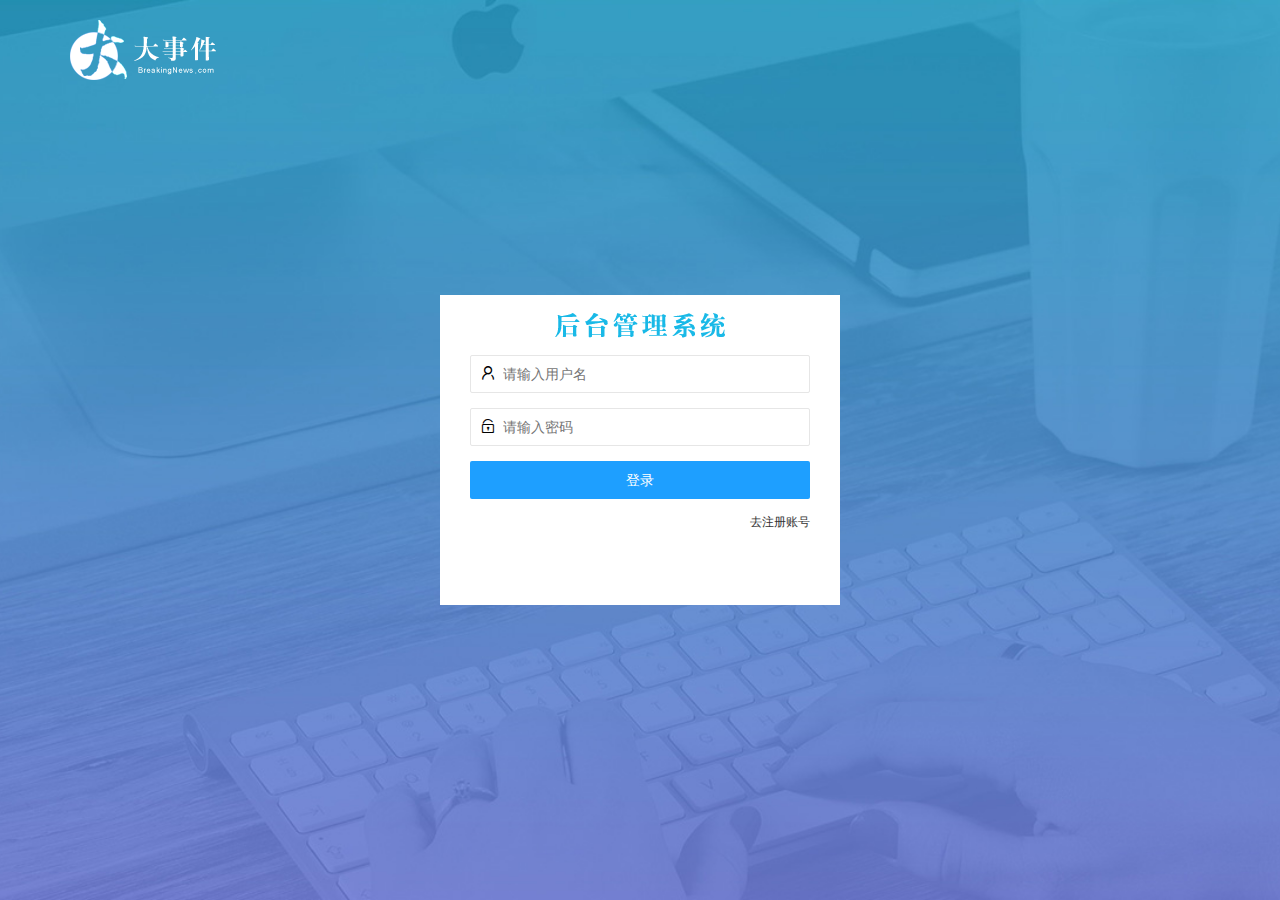
<file: login.html>
<!DOCTYPE html>
<html lang="en">

<head>
    <meta charset="UTF-8">
    <meta name="viewport" content="width=device-width, initial-scale=1.0">
    <meta http-equiv="X-UA-Compatible" content="ie=edge">
    <title>大事件 登录/注册</title>
    <link rel="stylesheet" href="./assets/lib/layui/css/layui.css">
    <link rel="stylesheet" href="./assets/css/login.css">
</head>

<body>
    <!-- 大事件logo -->
    <div class="layui-main">
        <img class="logoimg" src="./assets/images/logo.png" alt="logo">
    </div>
    <!-- 登录注册区域 -->
    <div class="loginAndRegbox">
        <div class="titie-box"></div>
        <!-- 登录的div -->
        <div class="login-box">
            <!-- 登录的表单 -->
            <form class="layui-form" id="form_login">
                <!-- 用户名 -->
                <div class="layui-form-item">
                    <i class="layui-icon layui-icon-username"></i>
                    <input type="text" name="username" required lay-verify="required" placeholder="请输入用户名" autocomplete="off" class="layui-input" />
                </div>
                <!-- 密码 -->
                <div class="layui-form-item">
                    <i class="layui-icon layui-icon-password"></i>
                    <input type="password" name="password" required lay-verify="required|password" placeholder="请输入密码" autocomplete="off" class="layui-input" />
                </div>
                <!-- 登录按钮 -->
                <div class="layui-form-item">
                    <!-- 注意：表单提交按钮和普通按钮的区别，就是 lay-submit 属性 -->
                    <button class="layui-btn layui-btn-fluid layui-btn-normal" lay-submit>登录</button>
                </div>
                <div class="layui-form-item links">
                    <a href="javascript:;" id="link_reg">去注册账号</a>
                </div>
            </form>

        </div>
        <!-- 注册的div -->
        <div class="reg-box">
            <!-- 注册的表单 -->
            <form class="layui-form" id="form_reg">
                <!-- 用户名 -->
                <div class="layui-form-item">
                    <i class="layui-icon layui-icon-username"></i>
                    <input type="text" name="username" required lay-verify="required" placeholder="请输入用户名" autocomplete="off" class="layui-input" />
                </div>
                <!-- 密码 -->
                <div class="layui-form-item">
                    <i class="layui-icon layui-icon-password"></i>
                    <input type="password" name="password" required lay-verify="required|password" placeholder="请输入密码" autocomplete="off" class="layui-input" />
                </div>
                <div class="layui-form-item">
                    <i class="layui-icon layui-icon-password"></i>
                    <input type="password" name="repassword" required lay-verify="required|repassword" placeholder="请再次确认密码" autocomplete="off" class="layui-input" />
                </div>
                <!-- 注册按钮 -->
                <div class="layui-form-item">
                    <!-- 注意：表单提交按钮和普通按钮的区别，就是 lay-submit 属性 -->
                    <button class="layui-btn layui-btn-fluid layui-btn-normal" lay-submit>立即注册</button>
                </div>
                <div class="layui-form-item links">
                    <a href="javascript:;" id='link_login'>去登陆</a>
                </div>
            </form>

        </div>
    </div>
    <!-- 导入layui文件 -->
    <script src="./assets/lib/layui/layui.all.js"></script>
    <!-- 导入jquery文件 -->
    <script src="./assets/lib/jquery.js"></script>
    <script src="./assets/js/baseApi.js"></script>

    <!-- 导入自己的login文件 -->
    <script src="./assets/js/login.js"></script>
</body>

</html>
</file>
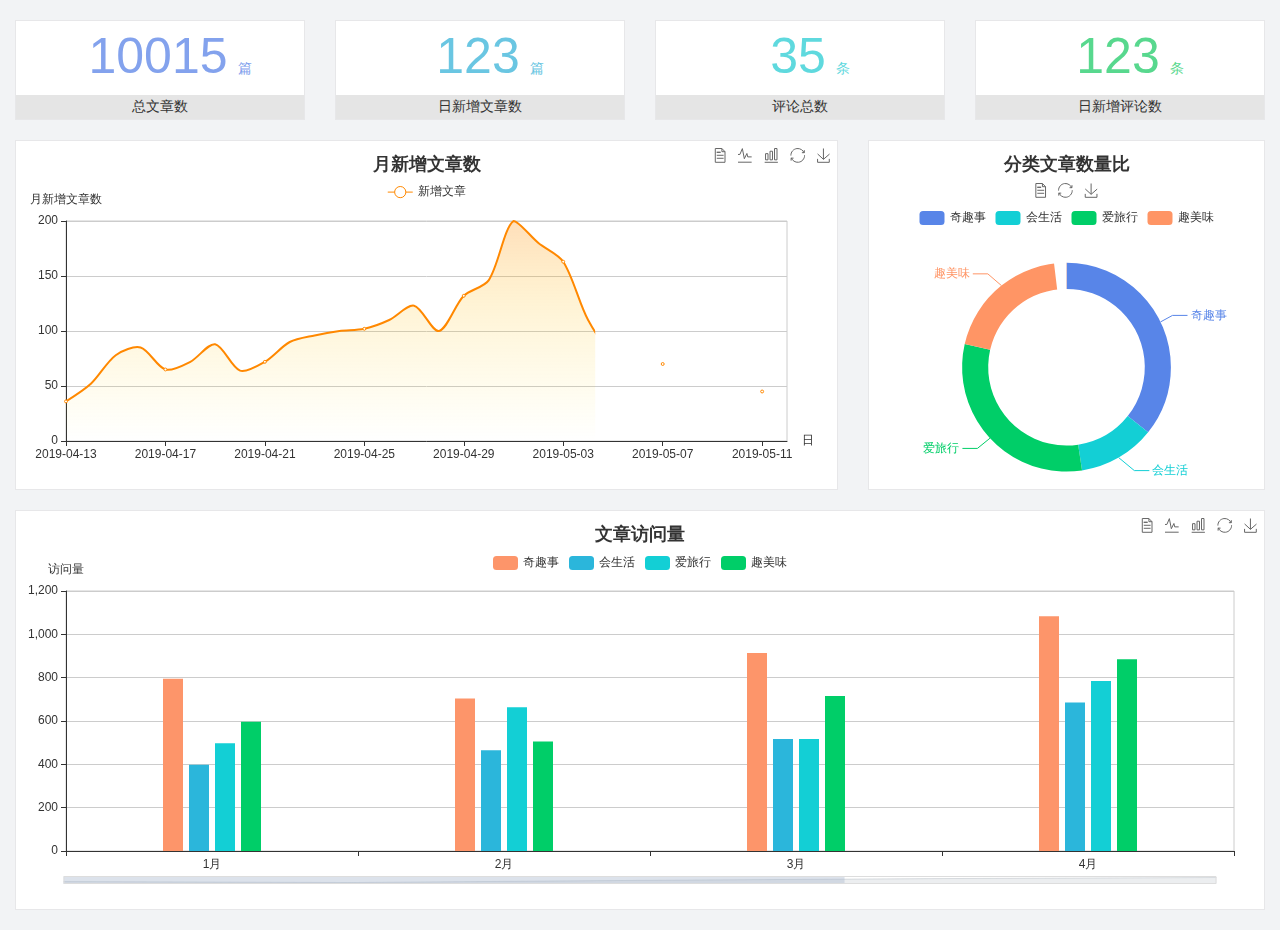
<file: home/dashboard.html>
<!DOCTYPE html>
<html lang="en">

<head>
  <meta charset="UTF-8">
  <meta name="viewport" content="width=device-width, initial-scale=1.0">
  <meta http-equiv="X-UA-Compatible" content="ie=edge">
  <title>图表统计</title>
  <link rel="stylesheet" href="../../assets/lib/bootstrap.css" />
  <link rel="stylesheet" href="../../assets/lib/main.css" />
  <script src="../../assets/lib/jquery.js"></script>
  <script type="text/javascript" src="../../assets/lib/echarts.min.js"></script>
</head>

<body>
  <div class="container-fluid">
    <div class="row spannel_list">
      <div class="col-sm-3 col-xs-6">
        <div class="spannel">
          <em>10015</em><span>篇</span>
          <b>总文章数</b>
        </div>
      </div>
      <div class="col-sm-3 col-xs-6">
        <div class="spannel scolor01">
          <em>123</em><span>篇</span>
          <b>日新增文章数</b>
        </div>
      </div>
      <div class="col-sm-3 col-xs-6">
        <div class="spannel scolor02">
          <em>35</em><span>条</span>
          <b>评论总数</b>
        </div>
      </div>
      <div class="col-sm-3 col-xs-6">
        <div class="spannel scolor03">
          <em>123</em><span>条</span>
          <b>日新增评论数</b>
        </div>
      </div>
    </div>
  </div>

  <div class="container-fluid">
    <div class="row curve-pie">
      <div class="col-lg-8 col-md-8">
        <div class="gragh_pannel" id="curve_show"></div>
      </div>
      <div class="col-lg-4 col-md-4">
        <div class="gragh_pannel" id="pie_show"></div>
      </div>
    </div>
  </div>

  <div class="container-fluid">
    <div class="column_pannel" id="column_show"></div>
  </div>

  <script>
    var oChart = echarts.init(document.getElementById('curve_show'));
    var aList_all = [
      { 'count': 36, 'date': '2019-04-13' },
      { 'count': 52, 'date': '2019-04-14' },
      { 'count': 78, 'date': '2019-04-15' },
      { 'count': 85, 'date': '2019-04-16' },
      { 'count': 65, 'date': '2019-04-17' },
      { 'count': 72, 'date': '2019-04-18' },
      { 'count': 88, 'date': '2019-04-19' },
      { 'count': 64, 'date': '2019-04-20' },
      { 'count': 72, 'date': '2019-04-21' },
      { 'count': 90, 'date': '2019-04-22' },
      { 'count': 96, 'date': '2019-04-23' },
      { 'count': 100, 'date': '2019-04-24' },
      { 'count': 102, 'date': '2019-04-25' },
      { 'count': 110, 'date': '2019-04-26' },
      { 'count': 123, 'date': '2019-04-27' },
      { 'count': 100, 'date': '2019-04-28' },
      { 'count': 132, 'date': '2019-04-29' },
      { 'count': 146, 'date': '2019-04-30' },
      { 'count': 200, 'date': '2019-05-01' },
      { 'count': 180, 'date': '2019-05-02' },
      { 'count': 163, 'date': '2019-05-03' },
      { 'count': 110, 'date': '2019-05-04' },
      { 'count': 80, 'date': '2019-05-05' },
      { 'count': 82, 'date': '2019-05-06' },
      { 'count': 70, 'date': '2019-05-07' },
      { 'count': 65, 'date': '2019-05-08' },
      { 'count': 54, 'date': '2019-05-09' },
      { 'count': 40, 'date': '2019-05-10' },
      { 'count': 45, 'date': '2019-05-11' },
      { 'count': 38, 'date': '2019-05-12' },
    ];

    let aCount = [];
    let aDate = [];

    for (var i = 0; i < aList_all.length; i++) {
      aCount.push(aList_all[i].count);
      aDate.push(aList_all[i].date);
    }

    var chartopt = {
      title: {
        text: '月新增文章数',
        left: 'center',
        top: '10'
      },
      tooltip: {
        trigger: 'axis'
      },
      legend: {
        data: ['新增文章'],
        top: '40'
      },
      toolbox: {
        show: true,
        feature: {
          mark: { show: true },
          dataView: { show: true, readOnly: false },
          magicType: { show: true, type: ['line', 'bar'] },
          restore: { show: true },
          saveAsImage: { show: true }
        }
      },
      calculable: true,
      xAxis: [
        {
          name: '日',
          type: 'category',
          boundaryGap: false,
          data: aDate
        }
      ],
      yAxis: [
        {
          name: '月新增文章数',
          type: 'value'
        }
      ],
      series: [
        {
          name: '新增文章',
          type: 'line',
          smooth: true,
          itemStyle: { normal: { areaStyle: { type: 'default' }, color: '#f80' }, lineStyle: { color: '#f80' } },
          data: aCount
        }],
      areaStyle: {
        normal: {
          color: new echarts.graphic.LinearGradient(0, 0, 0, 1, [{
            offset: 0,
            color: 'rgba(255,136,0,0.39)'
          }, {
            offset: .34,
            color: 'rgba(255,180,0,0.25)'
          }, {
            offset: 1,
            color: 'rgba(255,222,0,0.00)'
          }])

        }
      },
      grid: {
        show: true,
        x: 50,
        x2: 50,
        y: 80,
        height: 220
      }
    };

    oChart.setOption(chartopt);


    var oPie = echarts.init(document.getElementById('pie_show'));
    var oPieopt =
    {
      title: {
        top: 10,
        text: '分类文章数量比',
        x: 'center'
      },
      tooltip: {
        trigger: 'item',
        formatter: "{a} <br/>{b} : {c} ({d}%)"
      },
      color: ['#5885e8', '#13cfd5', '#00ce68', '#ff9565'],
      legend: {
        x: 'center',
        top: 65,
        data: ['奇趣事', '会生活', '爱旅行', '趣美味']
      },
      toolbox: {
        show: true,
        x: 'center',
        top: 35,
        feature: {
          mark: { show: true },
          dataView: { show: true, readOnly: false },
          magicType: {
            show: true,
            type: ['pie', 'funnel'],
            option: {
              funnel: {
                x: '25%',
                width: '50%',
                funnelAlign: 'left',
                max: 1548
              }
            }
          },
          restore: { show: true },
          saveAsImage: { show: true }
        }
      },
      calculable: true,
      series: [
        {
          name: '访问来源',
          type: 'pie',
          radius: ['45%', '60%'],
          center: ['50%', '65%'],
          data: [
            { value: 300, name: '奇趣事' },
            { value: 100, name: '会生活' },
            { value: 260, name: '爱旅行' },
            { value: 180, name: '趣美味' }
          ]
        }
      ]
    };
    oPie.setOption(oPieopt);



    var oColumn = this.echarts.init(document.getElementById('column_show'));
    var oColumnopt =
    {
      title: {
        text: '文章访问量',
        left: 'center',
        top: '10'
      },
      tooltip: {
        trigger: 'axis'
      },
      legend: {
        data: ['奇趣事', '会生活', '爱旅行', '趣美味'],
        top: '40'
      },
      toolbox: {
        show: true,
        feature: {
          mark: { show: true },
          dataView: { show: true, readOnly: false },
          magicType: { show: true, type: ['line', 'bar'] },
          restore: { show: true },
          saveAsImage: { show: true }
        }
      },
      calculable: true,
      xAxis: [
        {
          type: 'category',
          data: ['1月', '2月', '3月', '4月', '5月']
        }
      ],
      yAxis: [
        {
          name: '访问量',
          type: 'value'
        }
      ],
      series: [
        {
          name: '奇趣事',
          type: 'bar',
          barWidth: 20,
          itemStyle: {
            normal: { areaStyle: { type: 'default' }, color: '#fd956a' }
          },
          data: [800, 708, 920, 1090, 1200]
        },
        {
          name: '会生活',
          type: 'bar',
          barWidth: 20,
          itemStyle: {
            normal: { areaStyle: { type: 'default' }, color: '#2bb6db' }
          },
          data: [400, 468, 520, 690, 800]
        },
        {
          name: '爱旅行',
          type: 'bar',
          barWidth: 20,
          itemStyle: {
            normal: { areaStyle: { type: 'default' }, color: '#13cfd5' }
          },
          data: [500, 668, 520, 790, 900]
        },
        {
          name: '趣美味',
          type: 'bar',
          barWidth: 20,
          itemStyle: {
            normal: { areaStyle: { type: 'default' }, color: '#00ce68' }
          },
          data: [600, 508, 720, 890, 1000]
        }
      ],
      grid: {
        show: true,
        x: 50,
        x2: 30,
        y: 80,
        height: 260
      },
      dataZoom: [//给x轴设置滚动条
        {
          start: 0,//默认为0
          end: 100 - 1000 / 31,//默认为100
          type: 'slider',
          show: true,
          xAxisIndex: [0],
          handleSize: 0,//滑动条的 左右2个滑动条的大小
          height: 8,//组件高度
          left: 45, //左边的距离
          right: 50,//右边的距离
          bottom: 26,//右边的距离
          handleColor: '#ddd',//h滑动图标的颜色
          handleStyle: {
            borderColor: "#cacaca",
            borderWidth: "1",
            shadowBlur: 2,
            background: "#ddd",
            shadowColor: "#ddd",
          }
        }]
    };
    oColumn.setOption(oColumnopt);
  </script>
</body>

</html>
</file>
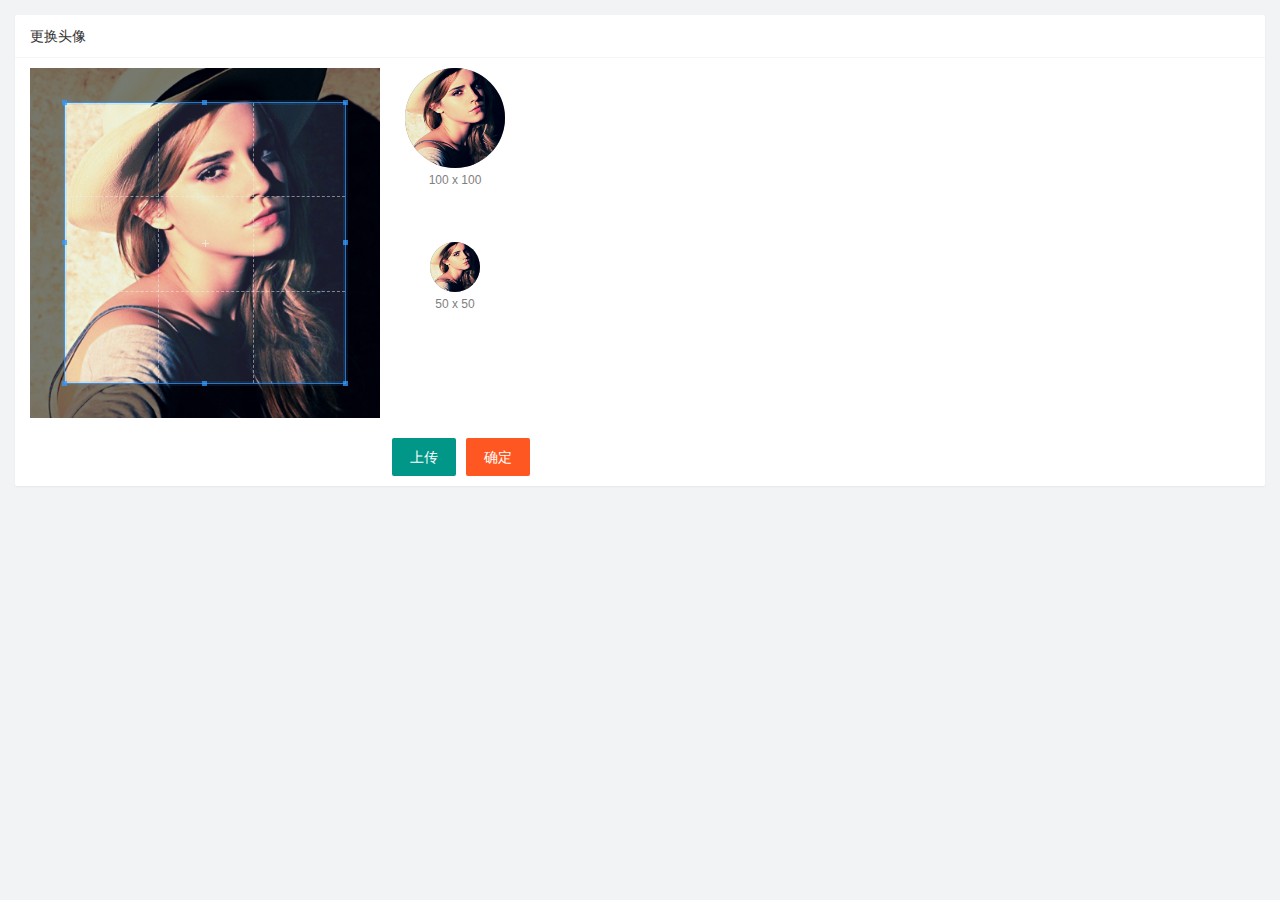
<file: user/user_avatar.html>
<!DOCTYPE html>
<html lang="en">

<head>
    <meta charset="UTF-8">
    <meta name="viewport" content="width=device-width, initial-scale=1.0">
    <meta http-equiv="X-UA-Compatible" content="ie=edge">
    <title>Document</title>
    <link rel="stylesheet" href="../assets/lib/layui/css/layui.css">
    <link rel="stylesheet" href="../assets/lib/cropper/cropper.css">
    <link rel="stylesheet" href="../assets/css/user/user_avatar.css">
</head>

<body>
    <div class="layui-card">
        <div class="layui-card-header">更换头像</div>
        <div class="layui-card-body">
            <!-- 第一行的图片裁剪和预览区域 -->
            <div class="row1">
                <!-- 图片裁剪区域 -->
                <div class="cropper-box">
                    <!-- 这个 img 标签很重要，将来会把它初始化为裁剪区域 -->
                    <img id="image" src="/assets/images/sample.jpg" />
                </div>
                <!-- 图片的预览区域 -->
                <div class="preview-box">
                    <div>
                        <!-- 宽高为 100px 的预览区域 -->
                        <div class="img-preview w100"></div>
                        <p class="size">100 x 100</p>
                    </div>
                    <div>
                        <!-- 宽高为 50px 的预览区域 -->
                        <div class="img-preview w50"></div>
                        <p class="size">50 x 50</p>
                    </div>
                </div>
            </div>

            <!-- 第二行的按钮区域 -->
            <div class="row2">
                <input type="file" id="file" accept="image/png,image/jpeg">
                <button type="button" class="layui-btn" id="btnChooseImg">上传</button>
                <button type="button" id="btnUpload" class="layui-btn layui-btn-danger">确定</button>
            </div>
        </div>
    </div>
    <script src="../assets/lib/layui/layui.all.js"></script>
    <script src="../assets/lib/jquery.js"></script>
    <script src="../assets/lib/cropper/Cropper.js"></script>
    <script src="../assets/lib/cropper/jquery-cropper.js"></script>
    <script src="../assets/js/baseApi.js"></script>
    <script src="../assets/js/user/user_avatar.js"></script>
</body>

</html>
</file>
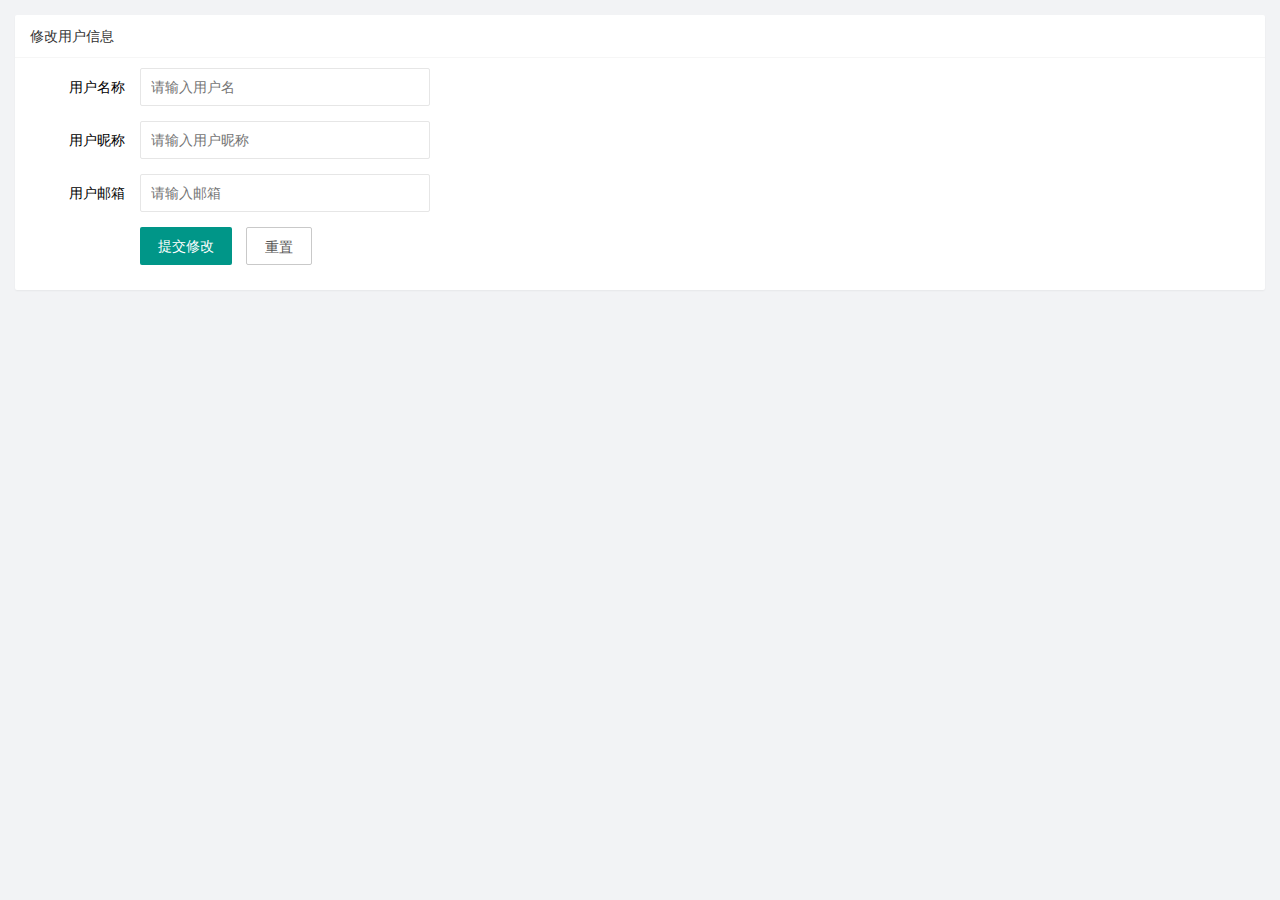
<file: user/user_info.html>
<!DOCTYPE html>
<html lang="en">

<head>
    <meta charset="UTF-8">
    <meta name="viewport" content="width=device-width, initial-scale=1.0">
    <meta http-equiv="X-UA-Compatible" content="ie=edge">
    <title>Document</title>
    <link rel="stylesheet" href="../assets/lib/layui/css/layui.css">
    <link rel="stylesheet" href="../assets/css/user/user_info.css">
</head>

<body>
    <!-- 导入卡片面板 页面元素--面板 -->
    <div class="layui-card">
        <div class="layui-card-header">修改用户信息</div>
        <div class="layui-card-body">
            <form class="layui-form" id="changeUserInfo" lay-filter="formUserInfo">

                <input type="hidden" name='id'>
                <div class="layui-form-item">
                    <label class="layui-form-label">用户名称</label>
                    <div class="layui-input-block">
                        <input type="text" name="username" required lay-verify="" placeholder="请输入用户名" autocomplete="off" class="layui-input" readonly>
                    </div>
                </div>

                <div class="layui-form-item">
                    <label class="layui-form-label">用户昵称</label>
                    <div class="layui-input-block">
                        <input type="text" name="nickname" required lay-verify="required|nickname" placeholder="请输入用户昵称" autocomplete="off" class="layui-input">
                    </div>
                </div>

                <div class="layui-form-item">
                    <label class="layui-form-label">用户邮箱</label>
                    <div class="layui-input-block">
                        <input type="text" name="email" required lay-verify="required|email" placeholder="请输入邮箱" autocomplete="off" class="layui-input">
                    </div>

                </div>
                <!-- 提交与重置 -->
                <div class="layui-form-item">
                    <div class="layui-input-block">
                        <button class="layui-btn" lay-submit lay-filter="formDemo">提交修改</button>
                        <button type="reset" class="layui-btn layui-btn-primary" id='resetBtn'>重置</button>
                    </div>
                </div>
            </form>
        </div>
    </div>

    <script src="../assets/lib/layui/layui.all.js"></script>
    <script src="../assets/lib/jquery.js"></script>
    <script src="../assets/js/baseApi.js"></script>
    <script src="../assets/js/user/user_info.js"></script>


</body>

</html>
</file>
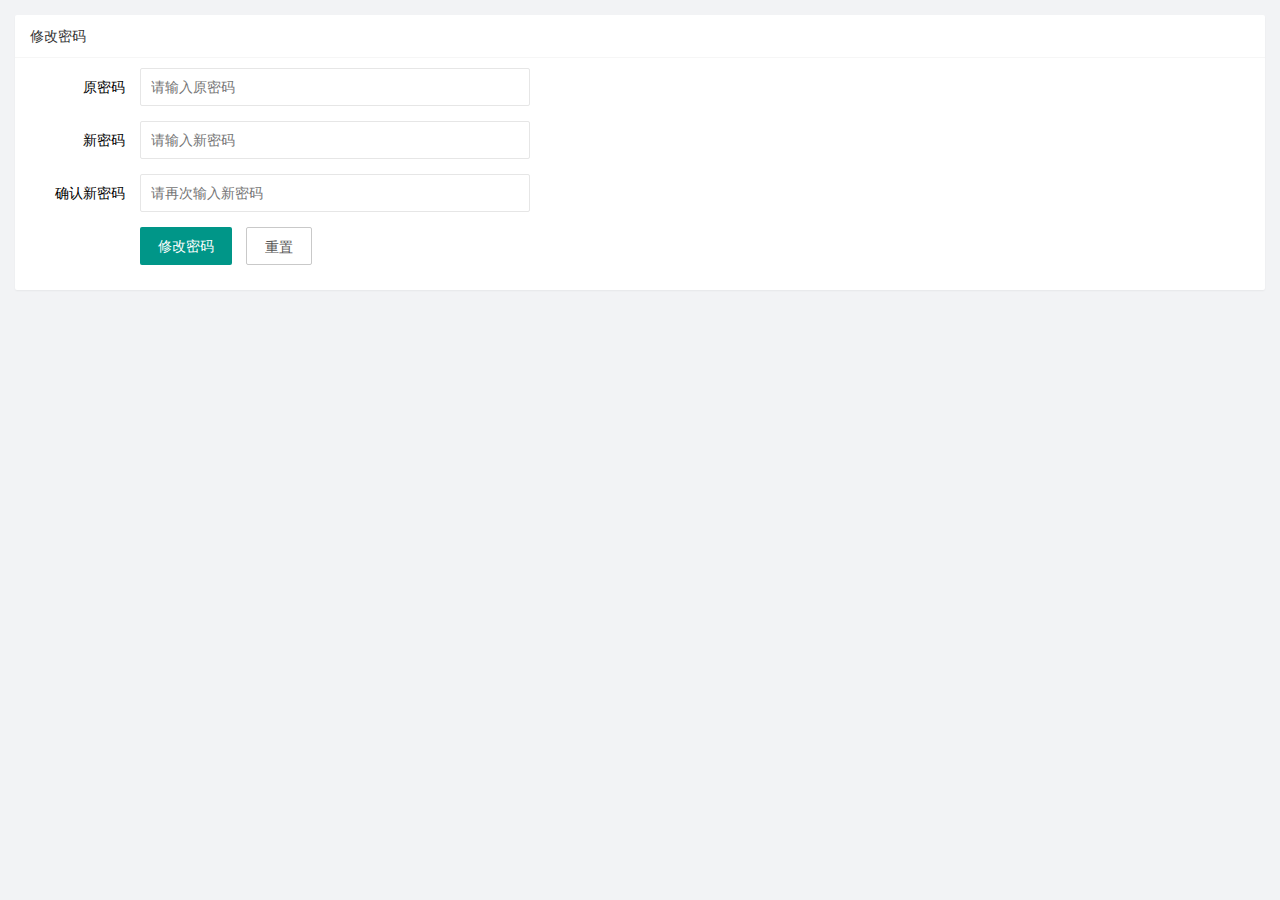
<file: user/user_psw.html>
<!DOCTYPE html>
<html lang="en">

<head>
    <meta charset="UTF-8">
    <meta name="viewport" content="width=device-width, initial-scale=1.0">
    <meta http-equiv="X-UA-Compatible" content="ie=edge">
    <title>Document</title>
    <link rel="stylesheet" href="../assets/lib/layui/css/layui.css">
    <link rel="stylesheet" href="../assets/css/user/user_psw.css">
</head>

<body>
    <div class="layui-card">
        <div class="layui-card-header">修改密码</div>
        <div class="layui-card-body">
            <form class="layui-form" action="">
                <div class="layui-form-item">
                    <label class="layui-form-label">原密码</label>
                    <div class="layui-input-block">
                        <input type="text" name="oldPwd" required lay-verify="required|pwd" placeholder="请输入原密码" autocomplete="off" class="layui-input">
                    </div>
                </div>

                <div class="layui-form-item">
                    <label class="layui-form-label">新密码</label>
                    <div class="layui-input-block">
                        <input type="text" name="newPwd" required lay-verify="required|pwd|samePwd" placeholder="请输入新密码" autocomplete="off" class="layui-input">
                    </div>
                </div>

                <div class="layui-form-item">
                    <label class="layui-form-label">确认新密码</label>
                    <div class="layui-input-block">
                        <input type="text" name="rePwd" required lay-verify="required|pwd|rePwd" placeholder="请再次输入新密码" autocomplete="off" class="layui-input">
                    </div>
                </div>
                <div class="layui-form-item">
                    <div class="layui-input-block">
                        <button class="layui-btn" lay-submit lay-filter="formDemo">修改密码</button>
                        <button type="reset" class="layui-btn layui-btn-primary">重置</button>
                    </div>
                </div>
            </form>
        </div>
    </div>
</body>
<script src="../assets/lib/layui/layui.all.js"></script>
<script src="../assets/lib/jquery.js"></script>
<script src="../assets/js/baseApi.js"></script>
<script src="../assets/js/user/user_psw.js"></script>

</html>
</file>
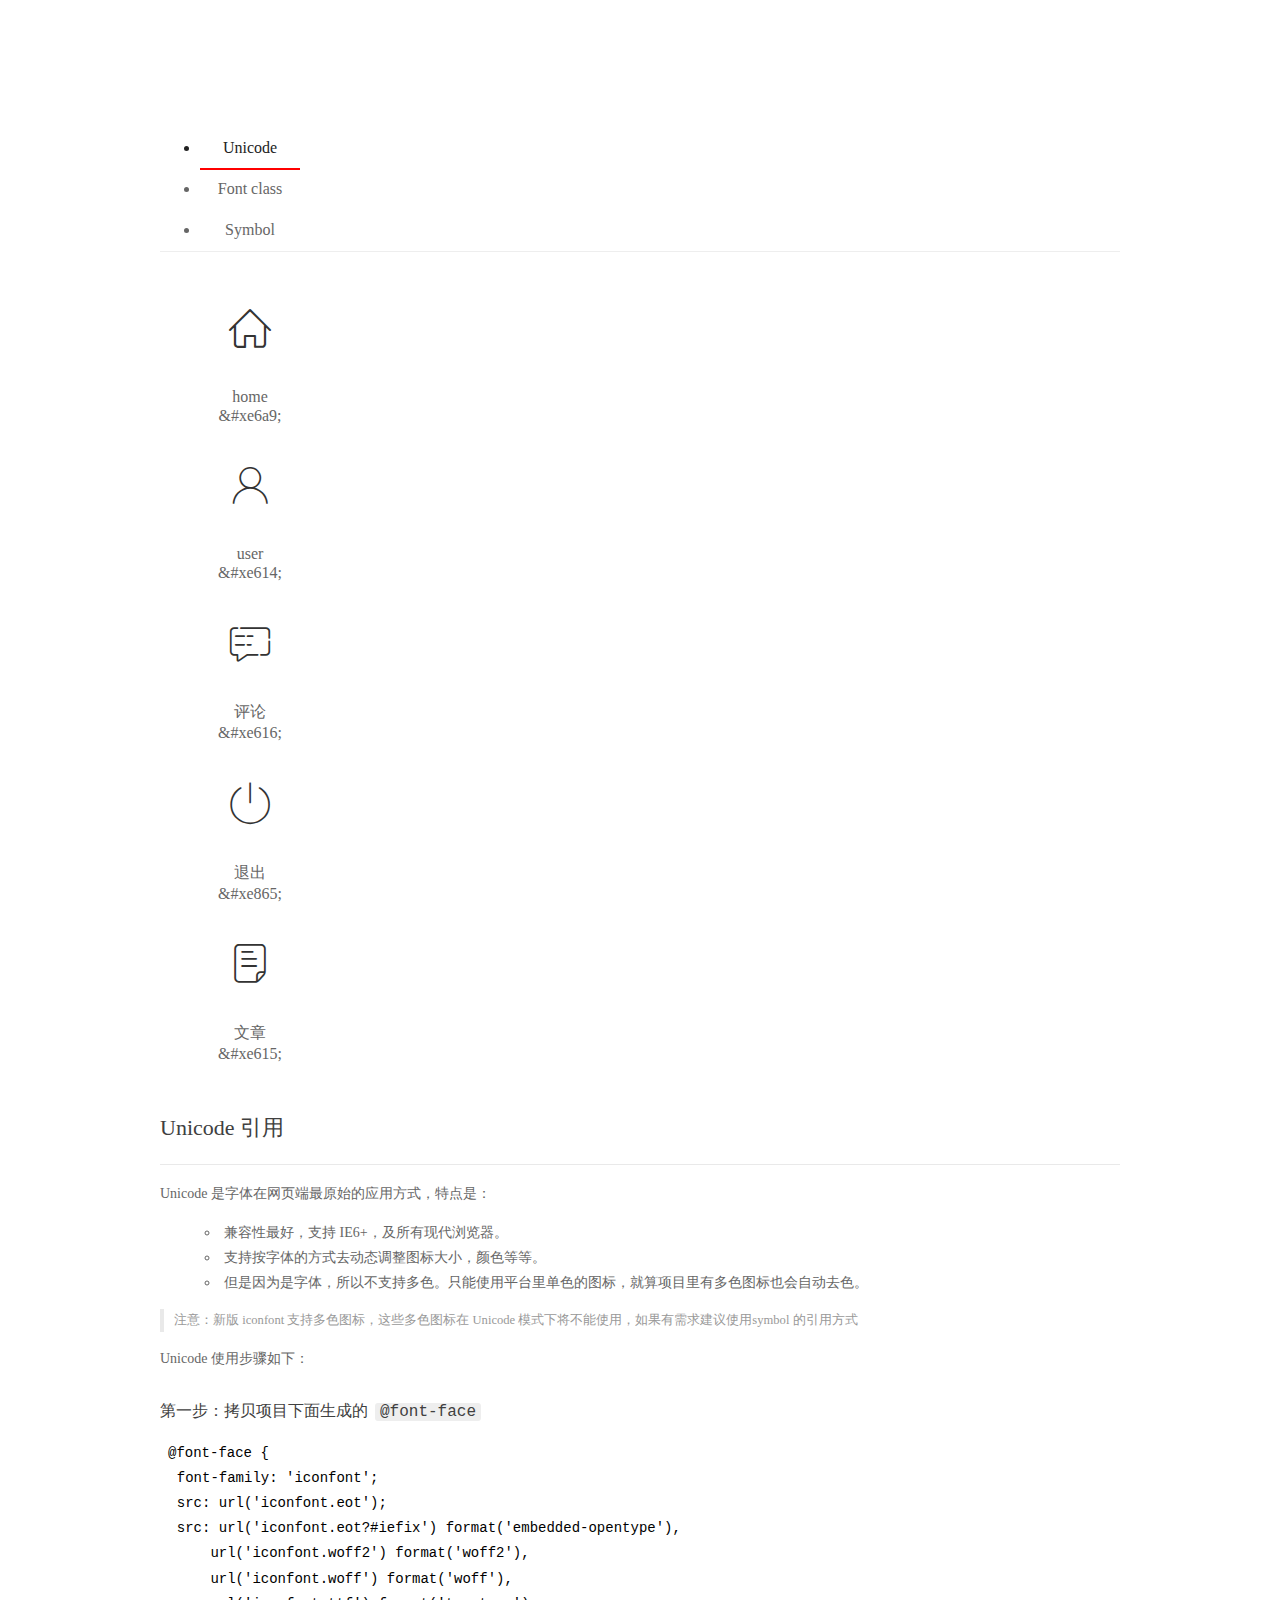
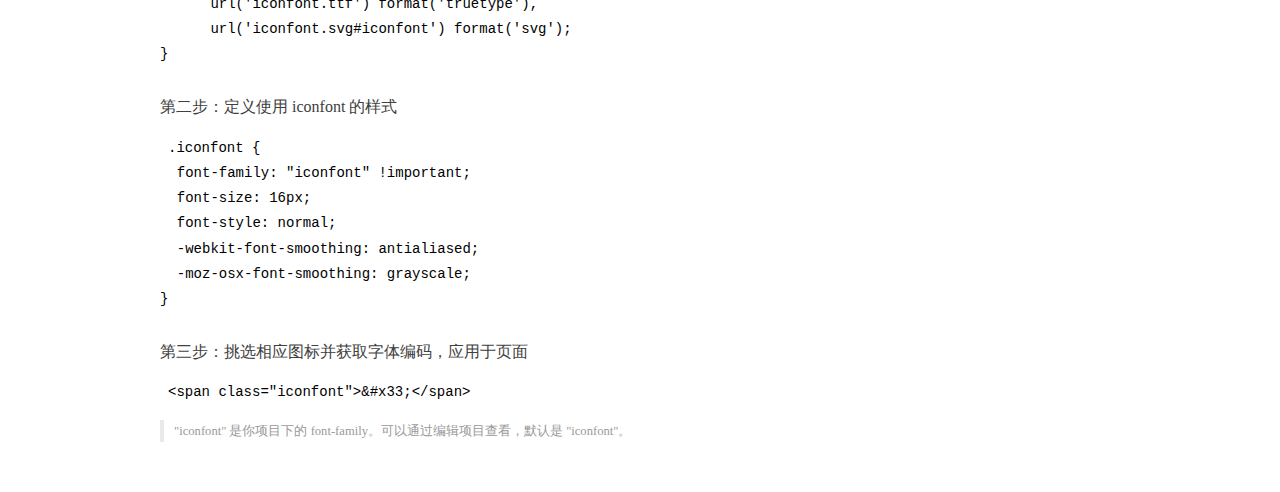
<file: assets/fonts/demo_index.html>
<!DOCTYPE html>
<html>
<head>
  <meta charset="utf-8"/>
  <title>IconFont Demo</title>
  <link rel="shortcut icon" href="https://gtms04.alicdn.com/tps/i4/TB1_oz6GVXXXXaFXpXXJDFnIXXX-64-64.ico" type="image/x-icon"/>
  <link rel="stylesheet" href="https://g.alicdn.com/thx/cube/1.3.2/cube.min.css">
  <link rel="stylesheet" href="demo.css">
  <link rel="stylesheet" href="iconfont.css">
  <script src="iconfont.js"></script>
  <!-- jQuery -->
  <script src="https://a1.alicdn.com/oss/uploads/2018/12/26/7bfddb60-08e8-11e9-9b04-53e73bb6408b.js"></script>
  <!-- 代码高亮 -->
  <script src="https://a1.alicdn.com/oss/uploads/2018/12/26/a3f714d0-08e6-11e9-8a15-ebf944d7534c.js"></script>
</head>
<body>
  <div class="main">
    <h1 class="logo"><a href="https://www.iconfont.cn/" title="iconfont 首页" target="_blank">&#xe86b;</a></h1>
    <div class="nav-tabs">
      <ul id="tabs" class="dib-box">
        <li class="dib active"><span>Unicode</span></li>
        <li class="dib"><span>Font class</span></li>
        <li class="dib"><span>Symbol</span></li>
      </ul>
      
    </div>
    <div class="tab-container">
      <div class="content unicode" style="display: block;">
          <ul class="icon_lists dib-box">
          
            <li class="dib">
              <span class="icon iconfont">&#xe6a9;</span>
                <div class="name">home</div>
                <div class="code-name">&amp;#xe6a9;</div>
              </li>
          
            <li class="dib">
              <span class="icon iconfont">&#xe614;</span>
                <div class="name">user</div>
                <div class="code-name">&amp;#xe614;</div>
              </li>
          
            <li class="dib">
              <span class="icon iconfont">&#xe616;</span>
                <div class="name">评论</div>
                <div class="code-name">&amp;#xe616;</div>
              </li>
          
            <li class="dib">
              <span class="icon iconfont">&#xe865;</span>
                <div class="name">退出</div>
                <div class="code-name">&amp;#xe865;</div>
              </li>
          
            <li class="dib">
              <span class="icon iconfont">&#xe615;</span>
                <div class="name">文章</div>
                <div class="code-name">&amp;#xe615;</div>
              </li>
          
          </ul>
          <div class="article markdown">
          <h2 id="unicode-">Unicode 引用</h2>
          <hr>

          <p>Unicode 是字体在网页端最原始的应用方式，特点是：</p>
          <ul>
            <li>兼容性最好，支持 IE6+，及所有现代浏览器。</li>
            <li>支持按字体的方式去动态调整图标大小，颜色等等。</li>
            <li>但是因为是字体，所以不支持多色。只能使用平台里单色的图标，就算项目里有多色图标也会自动去色。</li>
          </ul>
          <blockquote>
            <p>注意：新版 iconfont 支持多色图标，这些多色图标在 Unicode 模式下将不能使用，如果有需求建议使用symbol 的引用方式</p>
          </blockquote>
          <p>Unicode 使用步骤如下：</p>
          <h3 id="-font-face">第一步：拷贝项目下面生成的 <code>@font-face</code></h3>
<pre><code class="language-css"
>@font-face {
  font-family: 'iconfont';
  src: url('iconfont.eot');
  src: url('iconfont.eot?#iefix') format('embedded-opentype'),
      url('iconfont.woff2') format('woff2'),
      url('iconfont.woff') format('woff'),
      url('iconfont.ttf') format('truetype'),
      url('iconfont.svg#iconfont') format('svg');
}
</code></pre>
          <h3 id="-iconfont-">第二步：定义使用 iconfont 的样式</h3>
<pre><code class="language-css"
>.iconfont {
  font-family: "iconfont" !important;
  font-size: 16px;
  font-style: normal;
  -webkit-font-smoothing: antialiased;
  -moz-osx-font-smoothing: grayscale;
}
</code></pre>
          <h3 id="-">第三步：挑选相应图标并获取字体编码，应用于页面</h3>
<pre>
<code class="language-html"
>&lt;span class="iconfont"&gt;&amp;#x33;&lt;/span&gt;
</code></pre>
          <blockquote>
            <p>"iconfont" 是你项目下的 font-family。可以通过编辑项目查看，默认是 "iconfont"。</p>
          </blockquote>
          </div>
      </div>
      <div class="content font-class">
        <ul class="icon_lists dib-box">
          
          <li class="dib">
            <span class="icon iconfont icon-home"></span>
            <div class="name">
              home
            </div>
            <div class="code-name">.icon-home
            </div>
          </li>
          
          <li class="dib">
            <span class="icon iconfont icon-user"></span>
            <div class="name">
              user
            </div>
            <div class="code-name">.icon-user
            </div>
          </li>
          
          <li class="dib">
            <span class="icon iconfont icon-pinglun"></span>
            <div class="name">
              评论
            </div>
            <div class="code-name">.icon-pinglun
            </div>
          </li>
          
          <li class="dib">
            <span class="icon iconfont icon-tuichu"></span>
            <div class="name">
              退出
            </div>
            <div class="code-name">.icon-tuichu
            </div>
          </li>
          
          <li class="dib">
            <span class="icon iconfont icon-16"></span>
            <div class="name">
              文章
            </div>
            <div class="code-name">.icon-16
            </div>
          </li>
          
        </ul>
        <div class="article markdown">
        <h2 id="font-class-">font-class 引用</h2>
        <hr>

        <p>font-class 是 Unicode 使用方式的一种变种，主要是解决 Unicode 书写不直观，语意不明确的问题。</p>
        <p>与 Unicode 使用方式相比，具有如下特点：</p>
        <ul>
          <li>兼容性良好，支持 IE8+，及所有现代浏览器。</li>
          <li>相比于 Unicode 语意明确，书写更直观。可以很容易分辨这个 icon 是什么。</li>
          <li>因为使用 class 来定义图标，所以当要替换图标时，只需要修改 class 里面的 Unicode 引用。</li>
          <li>不过因为本质上还是使用的字体，所以多色图标还是不支持的。</li>
        </ul>
        <p>使用步骤如下：</p>
        <h3 id="-fontclass-">第一步：引入项目下面生成的 fontclass 代码：</h3>
<pre><code class="language-html">&lt;link rel="stylesheet" href="./iconfont.css"&gt;
</code></pre>
        <h3 id="-">第二步：挑选相应图标并获取类名，应用于页面：</h3>
<pre><code class="language-html">&lt;span class="iconfont icon-xxx"&gt;&lt;/span&gt;
</code></pre>
        <blockquote>
          <p>"
            iconfont" 是你项目下的 font-family。可以通过编辑项目查看，默认是 "iconfont"。</p>
        </blockquote>
      </div>
      </div>
      <div class="content symbol">
          <ul class="icon_lists dib-box">
          
            <li class="dib">
                <svg class="icon svg-icon" aria-hidden="true">
                  <use xlink:href="#icon-home"></use>
                </svg>
                <div class="name">home</div>
                <div class="code-name">#icon-home</div>
            </li>
          
            <li class="dib">
                <svg class="icon svg-icon" aria-hidden="true">
                  <use xlink:href="#icon-user"></use>
                </svg>
                <div class="name">user</div>
                <div class="code-name">#icon-user</div>
            </li>
          
            <li class="dib">
                <svg class="icon svg-icon" aria-hidden="true">
                  <use xlink:href="#icon-pinglun"></use>
                </svg>
                <div class="name">评论</div>
                <div class="code-name">#icon-pinglun</div>
            </li>
          
            <li class="dib">
                <svg class="icon svg-icon" aria-hidden="true">
                  <use xlink:href="#icon-tuichu"></use>
                </svg>
                <div class="name">退出</div>
                <div class="code-name">#icon-tuichu</div>
            </li>
          
            <li class="dib">
                <svg class="icon svg-icon" aria-hidden="true">
                  <use xlink:href="#icon-16"></use>
                </svg>
                <div class="name">文章</div>
                <div class="code-name">#icon-16</div>
            </li>
          
          </ul>
          <div class="article markdown">
          <h2 id="symbol-">Symbol 引用</h2>
          <hr>

          <p>这是一种全新的使用方式，应该说这才是未来的主流，也是平台目前推荐的用法。相关介绍可以参考这篇<a href="">文章</a>
            这种用法其实是做了一个 SVG 的集合，与另外两种相比具有如下特点：</p>
          <ul>
            <li>支持多色图标了，不再受单色限制。</li>
            <li>通过一些技巧，支持像字体那样，通过 <code>font-size</code>, <code>color</code> 来调整样式。</li>
            <li>兼容性较差，支持 IE9+，及现代浏览器。</li>
            <li>浏览器渲染 SVG 的性能一般，还不如 png。</li>
          </ul>
          <p>使用步骤如下：</p>
          <h3 id="-symbol-">第一步：引入项目下面生成的 symbol 代码：</h3>
<pre><code class="language-html">&lt;script src="./iconfont.js"&gt;&lt;/script&gt;
</code></pre>
          <h3 id="-css-">第二步：加入通用 CSS 代码（引入一次就行）：</h3>
<pre><code class="language-html">&lt;style&gt;
.icon {
  width: 1em;
  height: 1em;
  vertical-align: -0.15em;
  fill: currentColor;
  overflow: hidden;
}
&lt;/style&gt;
</code></pre>
          <h3 id="-">第三步：挑选相应图标并获取类名，应用于页面：</h3>
<pre><code class="language-html">&lt;svg class="icon" aria-hidden="true"&gt;
  &lt;use xlink:href="#icon-xxx"&gt;&lt;/use&gt;
&lt;/svg&gt;
</code></pre>
          </div>
      </div>

    </div>
  </div>
  <script>
  $(document).ready(function () {
      $('.tab-container .content:first').show()

      $('#tabs li').click(function (e) {
        var tabContent = $('.tab-container .content')
        var index = $(this).index()

        if ($(this).hasClass('active')) {
          return
        } else {
          $('#tabs li').removeClass('active')
          $(this).addClass('active')

          tabContent.hide().eq(index).fadeIn()
        }
      })
    })
  </script>
</body>
</html>
</file>
<file: assets/lib/layui/css/layui.css>
/** layui-v2.5.5 MIT License By https://www.layui.com */
 .layui-inline,img{display:inline-block;vertical-align:middle}h1,h2,h3,h4,h5,h6{font-weight:400}.layui-edge,.layui-header,.layui-inline,.layui-main{position:relative}.layui-body,.layui-edge,.layui-elip{overflow:hidden}.layui-btn,.layui-edge,.layui-inline,img{vertical-align:middle}.layui-btn,.layui-disabled,.layui-icon,.layui-unselect{-moz-user-select:none;-webkit-user-select:none;-ms-user-select:none}.layui-elip,.layui-form-checkbox span,.layui-form-pane .layui-form-label{text-overflow:ellipsis;white-space:nowrap}.layui-breadcrumb,.layui-tree-btnGroup{visibility:hidden}blockquote,body,button,dd,div,dl,dt,form,h1,h2,h3,h4,h5,h6,input,li,ol,p,pre,td,textarea,th,ul{margin:0;padding:0;-webkit-tap-highlight-color:rgba(0,0,0,0)}a:active,a:hover{outline:0}img{border:none}li{list-style:none}table{border-collapse:collapse;border-spacing:0}h4,h5,h6{font-size:100%}button,input,optgroup,option,select,textarea{font-family:inherit;font-size:inherit;font-style:inherit;font-weight:inherit;outline:0}pre{white-space:pre-wrap;white-space:-moz-pre-wrap;white-space:-pre-wrap;white-space:-o-pre-wrap;word-wrap:break-word}body{line-height:24px;font:14px Helvetica Neue,Helvetica,PingFang SC,Tahoma,Arial,sans-serif}hr{height:1px;margin:10px 0;border:0;clear:both}a{color:#333;text-decoration:none}a:hover{color:#777}a cite{font-style:normal;*cursor:pointer}.layui-border-box,.layui-border-box *{box-sizing:border-box}.layui-box,.layui-box *{box-sizing:content-box}.layui-clear{clear:both;*zoom:1}.layui-clear:after{content:'\20';clear:both;*zoom:1;display:block;height:0}.layui-inline{*display:inline;*zoom:1}.layui-edge{display:inline-block;width:0;height:0;border-width:6px;border-style:dashed;border-color:transparent}.layui-edge-top{top:-4px;border-bottom-color:#999;border-bottom-style:solid}.layui-edge-right{border-left-color:#999;border-left-style:solid}.layui-edge-bottom{top:2px;border-top-color:#999;border-top-style:solid}.layui-edge-left{border-right-color:#999;border-right-style:solid}.layui-disabled,.layui-disabled:hover{color:#d2d2d2!important;cursor:not-allowed!important}.layui-circle{border-radius:100%}.layui-show{display:block!important}.layui-hide{display:none!important}@font-face{font-family:layui-icon;src:url(../font/iconfont.eot?v=250);src:url(../font/iconfont.eot?v=250#iefix) format('embedded-opentype'),url(../font/iconfont.woff2?v=250) format('woff2'),url(../font/iconfont.woff?v=250) format('woff'),url(../font/iconfont.ttf?v=250) format('truetype'),url(../font/iconfont.svg?v=250#layui-icon) format('svg')}.layui-icon{font-family:layui-icon!important;font-size:16px;font-style:normal;-webkit-font-smoothing:antialiased;-moz-osx-font-smoothing:grayscale}.layui-icon-reply-fill:before{content:"\e611"}.layui-icon-set-fill:before{content:"\e614"}.layui-icon-menu-fill:before{content:"\e60f"}.layui-icon-search:before{content:"\e615"}.layui-icon-share:before{content:"\e641"}.layui-icon-set-sm:before{content:"\e620"}.layui-icon-engine:before{content:"\e628"}.layui-icon-close:before{content:"\1006"}.layui-icon-close-fill:before{content:"\1007"}.layui-icon-chart-screen:before{content:"\e629"}.layui-icon-star:before{content:"\e600"}.layui-icon-circle-dot:before{content:"\e617"}.layui-icon-chat:before{content:"\e606"}.layui-icon-release:before{content:"\e609"}.layui-icon-list:before{content:"\e60a"}.layui-icon-chart:before{content:"\e62c"}.layui-icon-ok-circle:before{content:"\1005"}.layui-icon-layim-theme:before{content:"\e61b"}.layui-icon-table:before{content:"\e62d"}.layui-icon-right:before{content:"\e602"}.layui-icon-left:before{content:"\e603"}.layui-icon-cart-simple:before{content:"\e698"}.layui-icon-face-cry:before{content:"\e69c"}.layui-icon-face-smile:before{content:"\e6af"}.layui-icon-survey:before{content:"\e6b2"}.layui-icon-tree:before{content:"\e62e"}.layui-icon-upload-circle:before{content:"\e62f"}.layui-icon-add-circle:before{content:"\e61f"}.layui-icon-download-circle:before{content:"\e601"}.layui-icon-templeate-1:before{content:"\e630"}.layui-icon-util:before{content:"\e631"}.layui-icon-face-surprised:before{content:"\e664"}.layui-icon-edit:before{content:"\e642"}.layui-icon-speaker:before{content:"\e645"}.layui-icon-down:before{content:"\e61a"}.layui-icon-file:before{content:"\e621"}.layui-icon-layouts:before{content:"\e632"}.layui-icon-rate-half:before{content:"\e6c9"}.layui-icon-add-circle-fine:before{content:"\e608"}.layui-icon-prev-circle:before{content:"\e633"}.layui-icon-read:before{content:"\e705"}.layui-icon-404:before{content:"\e61c"}.layui-icon-carousel:before{content:"\e634"}.layui-icon-help:before{content:"\e607"}.layui-icon-code-circle:before{content:"\e635"}.layui-icon-water:before{content:"\e636"}.layui-icon-username:before{content:"\e66f"}.layui-icon-find-fill:before{content:"\e670"}.layui-icon-about:before{content:"\e60b"}.layui-icon-location:before{content:"\e715"}.layui-icon-up:before{content:"\e619"}.layui-icon-pause:before{content:"\e651"}.layui-icon-date:before{content:"\e637"}.layui-icon-layim-uploadfile:before{content:"\e61d"}.layui-icon-delete:before{content:"\e640"}.layui-icon-play:before{content:"\e652"}.layui-icon-top:before{content:"\e604"}.layui-icon-friends:before{content:"\e612"}.layui-icon-refresh-3:before{content:"\e9aa"}.layui-icon-ok:before{content:"\e605"}.layui-icon-layer:before{content:"\e638"}.layui-icon-face-smile-fine:before{content:"\e60c"}.layui-icon-dollar:before{content:"\e659"}.layui-icon-group:before{content:"\e613"}.layui-icon-layim-download:before{content:"\e61e"}.layui-icon-picture-fine:before{content:"\e60d"}.layui-icon-link:before{content:"\e64c"}.layui-icon-diamond:before{content:"\e735"}.layui-icon-log:before{content:"\e60e"}.layui-icon-rate-solid:before{content:"\e67a"}.layui-icon-fonts-del:before{content:"\e64f"}.layui-icon-unlink:before{content:"\e64d"}.layui-icon-fonts-clear:before{content:"\e639"}.layui-icon-triangle-r:before{content:"\e623"}.layui-icon-circle:before{content:"\e63f"}.layui-icon-radio:before{content:"\e643"}.layui-icon-align-center:before{content:"\e647"}.layui-icon-align-right:before{content:"\e648"}.layui-icon-align-left:before{content:"\e649"}.layui-icon-loading-1:before{content:"\e63e"}.layui-icon-return:before{content:"\e65c"}.layui-icon-fonts-strong:before{content:"\e62b"}.layui-icon-upload:before{content:"\e67c"}.layui-icon-dialogue:before{content:"\e63a"}.layui-icon-video:before{content:"\e6ed"}.layui-icon-headset:before{content:"\e6fc"}.layui-icon-cellphone-fine:before{content:"\e63b"}.layui-icon-add-1:before{content:"\e654"}.layui-icon-face-smile-b:before{content:"\e650"}.layui-icon-fonts-html:before{content:"\e64b"}.layui-icon-form:before{content:"\e63c"}.layui-icon-cart:before{content:"\e657"}.layui-icon-camera-fill:before{content:"\e65d"}.layui-icon-tabs:before{content:"\e62a"}.layui-icon-fonts-code:before{content:"\e64e"}.layui-icon-fire:before{content:"\e756"}.layui-icon-set:before{content:"\e716"}.layui-icon-fonts-u:before{content:"\e646"}.layui-icon-triangle-d:before{content:"\e625"}.layui-icon-tips:before{content:"\e702"}.layui-icon-picture:before{content:"\e64a"}.layui-icon-more-vertical:before{content:"\e671"}.layui-icon-flag:before{content:"\e66c"}.layui-icon-loading:before{content:"\e63d"}.layui-icon-fonts-i:before{content:"\e644"}.layui-icon-refresh-1:before{content:"\e666"}.layui-icon-rmb:before{content:"\e65e"}.layui-icon-home:before{content:"\e68e"}.layui-icon-user:before{content:"\e770"}.layui-icon-notice:before{content:"\e667"}.layui-icon-login-weibo:before{content:"\e675"}.layui-icon-voice:before{content:"\e688"}.layui-icon-upload-drag:before{content:"\e681"}.layui-icon-login-qq:before{content:"\e676"}.layui-icon-snowflake:before{content:"\e6b1"}.layui-icon-file-b:before{content:"\e655"}.layui-icon-template:before{content:"\e663"}.layui-icon-auz:before{content:"\e672"}.layui-icon-console:before{content:"\e665"}.layui-icon-app:before{content:"\e653"}.layui-icon-prev:before{content:"\e65a"}.layui-icon-website:before{content:"\e7ae"}.layui-icon-next:before{content:"\e65b"}.layui-icon-component:before{content:"\e857"}.layui-icon-more:before{content:"\e65f"}.layui-icon-login-wechat:before{content:"\e677"}.layui-icon-shrink-right:before{content:"\e668"}.layui-icon-spread-left:before{content:"\e66b"}.layui-icon-camera:before{content:"\e660"}.layui-icon-note:before{content:"\e66e"}.layui-icon-refresh:before{content:"\e669"}.layui-icon-female:before{content:"\e661"}.layui-icon-male:before{content:"\e662"}.layui-icon-password:before{content:"\e673"}.layui-icon-senior:before{content:"\e674"}.layui-icon-theme:before{content:"\e66a"}.layui-icon-tread:before{content:"\e6c5"}.layui-icon-praise:before{content:"\e6c6"}.layui-icon-star-fill:before{content:"\e658"}.layui-icon-rate:before{content:"\e67b"}.layui-icon-template-1:before{content:"\e656"}.layui-icon-vercode:before{content:"\e679"}.layui-icon-cellphone:before{content:"\e678"}.layui-icon-screen-full:before{content:"\e622"}.layui-icon-screen-restore:before{content:"\e758"}.layui-icon-cols:before{content:"\e610"}.layui-icon-export:before{content:"\e67d"}.layui-icon-print:before{content:"\e66d"}.layui-icon-slider:before{content:"\e714"}.layui-icon-addition:before{content:"\e624"}.layui-icon-subtraction:before{content:"\e67e"}.layui-icon-service:before{content:"\e626"}.layui-icon-transfer:before{content:"\e691"}.layui-main{width:1140px;margin:0 auto}.layui-header{z-index:1000;height:60px}.layui-header a:hover{transition:all .5s;-webkit-transition:all .5s}.layui-side{position:fixed;left:0;top:0;bottom:0;z-index:999;width:200px;overflow-x:hidden}.layui-side-scroll{position:relative;width:220px;height:100%;overflow-x:hidden}.layui-body{position:absolute;left:200px;right:0;top:0;bottom:0;z-index:998;width:auto;overflow-y:auto;box-sizing:border-box}.layui-layout-body{overflow:hidden}.layui-layout-admin .layui-header{background-color:#23262E}.layui-layout-admin .layui-side{top:60px;width:200px;overflow-x:hidden}.layui-layout-admin .layui-body{position:fixed;top:60px;bottom:44px}.layui-layout-admin .layui-main{width:auto;margin:0 15px}.layui-layout-admin .layui-footer{position:fixed;left:200px;right:0;bottom:0;height:44px;line-height:44px;padding:0 15px;background-color:#eee}.layui-layout-admin .layui-logo{position:absolute;left:0;top:0;width:200px;height:100%;line-height:60px;text-align:center;color:#009688;font-size:16px}.layui-layout-admin .layui-header .layui-nav{background:0 0}.layui-layout-left{position:absolute!important;left:200px;top:0}.layui-layout-right{position:absolute!important;right:0;top:0}.layui-container{position:relative;margin:0 auto;padding:0 15px;box-sizing:border-box}.layui-fluid{position:relative;margin:0 auto;padding:0 15px}.layui-row:after,.layui-row:before{content:'';display:block;clear:both}.layui-col-lg1,.layui-col-lg10,.layui-col-lg11,.layui-col-lg12,.layui-col-lg2,.layui-col-lg3,.layui-col-lg4,.layui-col-lg5,.layui-col-lg6,.layui-col-lg7,.layui-col-lg8,.layui-col-lg9,.layui-col-md1,.layui-col-md10,.layui-col-md11,.layui-col-md12,.layui-col-md2,.layui-col-md3,.layui-col-md4,.layui-col-md5,.layui-col-md6,.layui-col-md7,.layui-col-md8,.layui-col-md9,.layui-col-sm1,.layui-col-sm10,.layui-col-sm11,.layui-col-sm12,.layui-col-sm2,.layui-col-sm3,.layui-col-sm4,.layui-col-sm5,.layui-col-sm6,.layui-col-sm7,.layui-col-sm8,.layui-col-sm9,.layui-col-xs1,.layui-col-xs10,.layui-col-xs11,.layui-col-xs12,.layui-col-xs2,.layui-col-xs3,.layui-col-xs4,.layui-col-xs5,.layui-col-xs6,.layui-col-xs7,.layui-col-xs8,.layui-col-xs9{position:relative;display:block;box-sizing:border-box}.layui-col-xs1,.layui-col-xs10,.layui-col-xs11,.layui-col-xs12,.layui-col-xs2,.layui-col-xs3,.layui-col-xs4,.layui-col-xs5,.layui-col-xs6,.layui-col-xs7,.layui-col-xs8,.layui-col-xs9{float:left}.layui-col-xs1{width:8.33333333%}.layui-col-xs2{width:16.66666667%}.layui-col-xs3{width:25%}.layui-col-xs4{width:33.33333333%}.layui-col-xs5{width:41.66666667%}.layui-col-xs6{width:50%}.layui-col-xs7{width:58.33333333%}.layui-col-xs8{width:66.66666667%}.layui-col-xs9{width:75%}.layui-col-xs10{width:83.33333333%}.layui-col-xs11{width:91.66666667%}.layui-col-xs12{width:100%}.layui-col-xs-offset1{margin-left:8.33333333%}.layui-col-xs-offset2{margin-left:16.66666667%}.layui-col-xs-offset3{margin-left:25%}.layui-col-xs-offset4{margin-left:33.33333333%}.layui-col-xs-offset5{margin-left:41.66666667%}.layui-col-xs-offset6{margin-left:50%}.layui-col-xs-offset7{margin-left:58.33333333%}.layui-col-xs-offset8{margin-left:66.66666667%}.layui-col-xs-offset9{margin-left:75%}.layui-col-xs-offset10{margin-left:83.33333333%}.layui-col-xs-offset11{margin-left:91.66666667%}.layui-col-xs-offset12{margin-left:100%}@media screen and (max-width:768px){.layui-hide-xs{display:none!important}.layui-show-xs-block{display:block!important}.layui-show-xs-inline{display:inline!important}.layui-show-xs-inline-block{display:inline-block!important}}@media screen and (min-width:768px){.layui-container{width:750px}.layui-hide-sm{display:none!important}.layui-show-sm-block{display:block!important}.layui-show-sm-inline{display:inline!important}.layui-show-sm-inline-block{display:inline-block!important}.layui-col-sm1,.layui-col-sm10,.layui-col-sm11,.layui-col-sm12,.layui-col-sm2,.layui-col-sm3,.layui-col-sm4,.layui-col-sm5,.layui-col-sm6,.layui-col-sm7,.layui-col-sm8,.layui-col-sm9{float:left}.layui-col-sm1{width:8.33333333%}.layui-col-sm2{width:16.66666667%}.layui-col-sm3{width:25%}.layui-col-sm4{width:33.33333333%}.layui-col-sm5{width:41.66666667%}.layui-col-sm6{width:50%}.layui-col-sm7{width:58.33333333%}.layui-col-sm8{width:66.66666667%}.layui-col-sm9{width:75%}.layui-col-sm10{width:83.33333333%}.layui-col-sm11{width:91.66666667%}.layui-col-sm12{width:100%}.layui-col-sm-offset1{margin-left:8.33333333%}.layui-col-sm-offset2{margin-left:16.66666667%}.layui-col-sm-offset3{margin-left:25%}.layui-col-sm-offset4{margin-left:33.33333333%}.layui-col-sm-offset5{margin-left:41.66666667%}.layui-col-sm-offset6{margin-left:50%}.layui-col-sm-offset7{margin-left:58.33333333%}.layui-col-sm-offset8{margin-left:66.66666667%}.layui-col-sm-offset9{margin-left:75%}.layui-col-sm-offset10{margin-left:83.33333333%}.layui-col-sm-offset11{margin-left:91.66666667%}.layui-col-sm-offset12{margin-left:100%}}@media screen and (min-width:992px){.layui-container{width:970px}.layui-hide-md{display:none!important}.layui-show-md-block{display:block!important}.layui-show-md-inline{display:inline!important}.layui-show-md-inline-block{display:inline-block!important}.layui-col-md1,.layui-col-md10,.layui-col-md11,.layui-col-md12,.layui-col-md2,.layui-col-md3,.layui-col-md4,.layui-col-md5,.layui-col-md6,.layui-col-md7,.layui-col-md8,.layui-col-md9{float:left}.layui-col-md1{width:8.33333333%}.layui-col-md2{width:16.66666667%}.layui-col-md3{width:25%}.layui-col-md4{width:33.33333333%}.layui-col-md5{width:41.66666667%}.layui-col-md6{width:50%}.layui-col-md7{width:58.33333333%}.layui-col-md8{width:66.66666667%}.layui-col-md9{width:75%}.layui-col-md10{width:83.33333333%}.layui-col-md11{width:91.66666667%}.layui-col-md12{width:100%}.layui-col-md-offset1{margin-left:8.33333333%}.layui-col-md-offset2{margin-left:16.66666667%}.layui-col-md-offset3{margin-left:25%}.layui-col-md-offset4{margin-left:33.33333333%}.layui-col-md-offset5{margin-left:41.66666667%}.layui-col-md-offset6{margin-left:50%}.layui-col-md-offset7{margin-left:58.33333333%}.layui-col-md-offset8{margin-left:66.66666667%}.layui-col-md-offset9{margin-left:75%}.layui-col-md-offset10{margin-left:83.33333333%}.layui-col-md-offset11{margin-left:91.66666667%}.layui-col-md-offset12{margin-left:100%}}@media screen and (min-width:1200px){.layui-container{width:1170px}.layui-hide-lg{display:none!important}.layui-show-lg-block{display:block!important}.layui-show-lg-inline{display:inline!important}.layui-show-lg-inline-block{display:inline-block!important}.layui-col-lg1,.layui-col-lg10,.layui-col-lg11,.layui-col-lg12,.layui-col-lg2,.layui-col-lg3,.layui-col-lg4,.layui-col-lg5,.layui-col-lg6,.layui-col-lg7,.layui-col-lg8,.layui-col-lg9{float:left}.layui-col-lg1{width:8.33333333%}.layui-col-lg2{width:16.66666667%}.layui-col-lg3{width:25%}.layui-col-lg4{width:33.33333333%}.layui-col-lg5{width:41.66666667%}.layui-col-lg6{width:50%}.layui-col-lg7{width:58.33333333%}.layui-col-lg8{width:66.66666667%}.layui-col-lg9{width:75%}.layui-col-lg10{width:83.33333333%}.layui-col-lg11{width:91.66666667%}.layui-col-lg12{width:100%}.layui-col-lg-offset1{margin-left:8.33333333%}.layui-col-lg-offset2{margin-left:16.66666667%}.layui-col-lg-offset3{margin-left:25%}.layui-col-lg-offset4{margin-left:33.33333333%}.layui-col-lg-offset5{margin-left:41.66666667%}.layui-col-lg-offset6{margin-left:50%}.layui-col-lg-offset7{margin-left:58.33333333%}.layui-col-lg-offset8{margin-left:66.66666667%}.layui-col-lg-offset9{margin-left:75%}.layui-col-lg-offset10{margin-left:83.33333333%}.layui-col-lg-offset11{margin-left:91.66666667%}.layui-col-lg-offset12{margin-left:100%}}.layui-col-space1{margin:-.5px}.layui-col-space1>*{padding:.5px}.layui-col-space3{margin:-1.5px}.layui-col-space3>*{padding:1.5px}.layui-col-space5{margin:-2.5px}.layui-col-space5>*{padding:2.5px}.layui-col-space8{margin:-3.5px}.layui-col-space8>*{padding:3.5px}.layui-col-space10{margin:-5px}.layui-col-space10>*{padding:5px}.layui-col-space12{margin:-6px}.layui-col-space12>*{padding:6px}.layui-col-space15{margin:-7.5px}.layui-col-space15>*{padding:7.5px}.layui-col-space18{margin:-9px}.layui-col-space18>*{padding:9px}.layui-col-space20{margin:-10px}.layui-col-space20>*{padding:10px}.layui-col-space22{margin:-11px}.layui-col-space22>*{padding:11px}.layui-col-space25{margin:-12.5px}.layui-col-space25>*{padding:12.5px}.layui-col-space30{margin:-15px}.layui-col-space30>*{padding:15px}.layui-btn,.layui-input,.layui-select,.layui-textarea,.layui-upload-button{outline:0;-webkit-appearance:none;transition:all .3s;-webkit-transition:all .3s;box-sizing:border-box}.layui-elem-quote{margin-bottom:10px;padding:15px;line-height:22px;border-left:5px solid #009688;border-radius:0 2px 2px 0;background-color:#f2f2f2}.layui-quote-nm{border-style:solid;border-width:1px 1px 1px 5px;background:0 0}.layui-elem-field{margin-bottom:10px;padding:0;border-width:1px;border-style:solid}.layui-elem-field legend{margin-left:20px;padding:0 10px;font-size:20px;font-weight:300}.layui-field-title{margin:10px 0 20px;border-width:1px 0 0}.layui-field-box{padding:10px 15px}.layui-field-title .layui-field-box{padding:10px 0}.layui-progress{position:relative;height:6px;border-radius:20px;background-color:#e2e2e2}.layui-progress-bar{position:absolute;left:0;top:0;width:0;max-width:100%;height:6px;border-radius:20px;text-align:right;background-color:#5FB878;transition:all .3s;-webkit-transition:all .3s}.layui-progress-big,.layui-progress-big .layui-progress-bar{height:18px;line-height:18px}.layui-progress-text{position:relative;top:-20px;line-height:18px;font-size:12px;color:#666}.layui-progress-big .layui-progress-text{position:static;padding:0 10px;color:#fff}.layui-collapse{border-width:1px;border-style:solid;border-radius:2px}.layui-colla-content,.layui-colla-item{border-top-width:1px;border-top-style:solid}.layui-colla-item:first-child{border-top:none}.layui-colla-title{position:relative;height:42px;line-height:42px;padding:0 15px 0 35px;color:#333;background-color:#f2f2f2;cursor:pointer;font-size:14px;overflow:hidden}.layui-colla-content{display:none;padding:10px 15px;line-height:22px;color:#666}.layui-colla-icon{position:absolute;left:15px;top:0;font-size:14px}.layui-card{margin-bottom:15px;border-radius:2px;background-color:#fff;box-shadow:0 1px 2px 0 rgba(0,0,0,.05)}.layui-card:last-child{margin-bottom:0}.layui-card-header{position:relative;height:42px;line-height:42px;padding:0 15px;border-bottom:1px solid #f6f6f6;color:#333;border-radius:2px 2px 0 0;font-size:14px}.layui-bg-black,.layui-bg-blue,.layui-bg-cyan,.layui-bg-green,.layui-bg-orange,.layui-bg-red{color:#fff!important}.layui-card-body{position:relative;padding:10px 15px;line-height:24px}.layui-card-body[pad15]{padding:15px}.layui-card-body[pad20]{padding:20px}.layui-card-body .layui-table{margin:5px 0}.layui-card .layui-tab{margin:0}.layui-panel-window{position:relative;padding:15px;border-radius:0;border-top:5px solid #E6E6E6;background-color:#fff}.layui-auxiliar-moving{position:fixed;left:0;right:0;top:0;bottom:0;width:100%;height:100%;background:0 0;z-index:9999999999}.layui-form-label,.layui-form-mid,.layui-form-select,.layui-input-block,.layui-input-inline,.layui-textarea{position:relative}.layui-bg-red{background-color:#FF5722!important}.layui-bg-orange{background-color:#FFB800!important}.layui-bg-green{background-color:#009688!important}.layui-bg-cyan{background-color:#2F4056!important}.layui-bg-blue{background-color:#1E9FFF!important}.layui-bg-black{background-color:#393D49!important}.layui-bg-gray{background-color:#eee!important;color:#666!important}.layui-badge-rim,.layui-colla-content,.layui-colla-item,.layui-collapse,.layui-elem-field,.layui-form-pane .layui-form-item[pane],.layui-form-pane .layui-form-label,.layui-input,.layui-layedit,.layui-layedit-tool,.layui-quote-nm,.layui-select,.layui-tab-bar,.layui-tab-card,.layui-tab-title,.layui-tab-title .layui-this:after,.layui-textarea{border-color:#e6e6e6}.layui-timeline-item:before,hr{background-color:#e6e6e6}.layui-text{line-height:22px;font-size:14px;color:#666}.layui-text h1,.layui-text h2,.layui-text h3{font-weight:500;color:#333}.layui-text h1{font-size:30px}.layui-text h2{font-size:24px}.layui-text h3{font-size:18px}.layui-text a:not(.layui-btn){color:#01AAED}.layui-text a:not(.layui-btn):hover{text-decoration:underline}.layui-text ul{padding:5px 0 5px 15px}.layui-text ul li{margin-top:5px;list-style-type:disc}.layui-text em,.layui-word-aux{color:#999!important;padding:0 5px!important}.layui-btn{display:inline-block;height:38px;line-height:38px;padding:0 18px;background-color:#009688;color:#fff;white-space:nowrap;text-align:center;font-size:14px;border:none;border-radius:2px;cursor:pointer}.layui-btn:hover{opacity:.8;filter:alpha(opacity=80);color:#fff}.layui-btn:active{opacity:1;filter:alpha(opacity=100)}.layui-btn+.layui-btn{margin-left:10px}.layui-btn-container{font-size:0}.layui-btn-container .layui-btn{margin-right:10px;margin-bottom:10px}.layui-btn-container .layui-btn+.layui-btn{margin-left:0}.layui-table .layui-btn-container .layui-btn{margin-bottom:9px}.layui-btn-radius{border-radius:100px}.layui-btn .layui-icon{margin-right:3px;font-size:18px;vertical-align:bottom;vertical-align:middle\9}.layui-btn-primary{border:1px solid #C9C9C9;background-color:#fff;color:#555}.layui-btn-primary:hover{border-color:#009688;color:#333}.layui-btn-normal{background-color:#1E9FFF}.layui-btn-warm{background-color:#FFB800}.layui-btn-danger{background-color:#FF5722}.layui-btn-checked{background-color:#5FB878}.layui-btn-disabled,.layui-btn-disabled:active,.layui-btn-disabled:hover{border:1px solid #e6e6e6;background-color:#FBFBFB;color:#C9C9C9;cursor:not-allowed;opacity:1}.layui-btn-lg{height:44px;line-height:44px;padding:0 25px;font-size:16px}.layui-btn-sm{height:30px;line-height:30px;padding:0 10px;font-size:12px}.layui-btn-sm i{font-size:16px!important}.layui-btn-xs{height:22px;line-height:22px;padding:0 5px;font-size:12px}.layui-btn-xs i{font-size:14px!important}.layui-btn-group{display:inline-block;vertical-align:middle;font-size:0}.layui-btn-group .layui-btn{margin-left:0!important;margin-right:0!important;border-left:1px solid rgba(255,255,255,.5);border-radius:0}.layui-btn-group .layui-btn-primary{border-left:none}.layui-btn-group .layui-btn-primary:hover{border-color:#C9C9C9;color:#009688}.layui-btn-group .layui-btn:first-child{border-left:none;border-radius:2px 0 0 2px}.layui-btn-group .layui-btn-primary:first-child{border-left:1px solid #c9c9c9}.layui-btn-group .layui-btn:last-child{border-radius:0 2px 2px 0}.layui-btn-group .layui-btn+.layui-btn{margin-left:0}.layui-btn-group+.layui-btn-group{margin-left:10px}.layui-btn-fluid{width:100%}.layui-input,.layui-select,.layui-textarea{height:38px;line-height:1.3;line-height:38px\9;border-width:1px;border-style:solid;background-color:#fff;border-radius:2px}.layui-input::-webkit-input-placeholder,.layui-select::-webkit-input-placeholder,.layui-textarea::-webkit-input-placeholder{line-height:1.3}.layui-input,.layui-textarea{display:block;width:100%;padding-left:10px}.layui-input:hover,.layui-textarea:hover{border-color:#D2D2D2!important}.layui-input:focus,.layui-textarea:focus{border-color:#C9C9C9!important}.layui-textarea{min-height:100px;height:auto;line-height:20px;padding:6px 10px;resize:vertical}.layui-select{padding:0 10px}.layui-form input[type=checkbox],.layui-form input[type=radio],.layui-form select{display:none}.layui-form [lay-ignore]{display:initial}.layui-form-item{margin-bottom:15px;clear:both;*zoom:1}.layui-form-item:after{content:'\20';clear:both;*zoom:1;display:block;height:0}.layui-form-label{float:left;display:block;padding:9px 15px;width:80px;font-weight:400;line-height:20px;text-align:right}.layui-form-label-col{display:block;float:none;padding:9px 0;line-height:20px;text-align:left}.layui-form-item .layui-inline{margin-bottom:5px;margin-right:10px}.layui-input-block{margin-left:110px;min-height:36px}.layui-input-inline{display:inline-block;vertical-align:middle}.layui-form-item .layui-input-inline{float:left;width:190px;margin-right:10px}.layui-form-text .layui-input-inline{width:auto}.layui-form-mid{float:left;display:block;padding:9px 0!important;line-height:20px;margin-right:10px}.layui-form-danger+.layui-form-select .layui-input,.layui-form-danger:focus{border-color:#FF5722!important}.layui-form-select .layui-input{padding-right:30px;cursor:pointer}.layui-form-select .layui-edge{position:absolute;right:10px;top:50%;margin-top:-3px;cursor:pointer;border-width:6px;border-top-color:#c2c2c2;border-top-style:solid;transition:all .3s;-webkit-transition:all .3s}.layui-form-select dl{display:none;position:absolute;left:0;top:42px;padding:5px 0;z-index:899;min-width:100%;border:1px solid #d2d2d2;max-height:300px;overflow-y:auto;background-color:#fff;border-radius:2px;box-shadow:0 2px 4px rgba(0,0,0,.12);box-sizing:border-box}.layui-form-select dl dd,.layui-form-select dl dt{padding:0 10px;line-height:36px;white-space:nowrap;overflow:hidden;text-overflow:ellipsis}.layui-form-select dl dt{font-size:12px;color:#999}.layui-form-select dl dd{cursor:pointer}.layui-form-select dl dd:hover{background-color:#f2f2f2;-webkit-transition:.5s all;transition:.5s all}.layui-form-select .layui-select-group dd{padding-left:20px}.layui-form-select dl dd.layui-select-tips{padding-left:10px!important;color:#999}.layui-form-select dl dd.layui-this{background-color:#5FB878;color:#fff}.layui-form-checkbox,.layui-form-select dl dd.layui-disabled{background-color:#fff}.layui-form-selected dl{display:block}.layui-form-checkbox,.layui-form-checkbox *,.layui-form-switch{display:inline-block;vertical-align:middle}.layui-form-selected .layui-edge{margin-top:-9px;-webkit-transform:rotate(180deg);transform:rotate(180deg);margin-top:-3px\9}:root .layui-form-selected .layui-edge{margin-top:-9px\0/IE9}.layui-form-selectup dl{top:auto;bottom:42px}.layui-select-none{margin:5px 0;text-align:center;color:#999}.layui-select-disabled .layui-disabled{border-color:#eee!important}.layui-select-disabled .layui-edge{border-top-color:#d2d2d2}.layui-form-checkbox{position:relative;height:30px;line-height:30px;margin-right:10px;padding-right:30px;cursor:pointer;font-size:0;-webkit-transition:.1s linear;transition:.1s linear;box-sizing:border-box}.layui-form-checkbox span{padding:0 10px;height:100%;font-size:14px;border-radius:2px 0 0 2px;background-color:#d2d2d2;color:#fff;overflow:hidden}.layui-form-checkbox:hover span{background-color:#c2c2c2}.layui-form-checkbox i{position:absolute;right:0;top:0;width:30px;height:28px;border:1px solid #d2d2d2;border-left:none;border-radius:0 2px 2px 0;color:#fff;font-size:20px;text-align:center}.layui-form-checkbox:hover i{border-color:#c2c2c2;color:#c2c2c2}.layui-form-checked,.layui-form-checked:hover{border-color:#5FB878}.layui-form-checked span,.layui-form-checked:hover span{background-color:#5FB878}.layui-form-checked i,.layui-form-checked:hover i{color:#5FB878}.layui-form-item .layui-form-checkbox{margin-top:4px}.layui-form-checkbox[lay-skin=primary]{height:auto!important;line-height:normal!important;min-width:18px;min-height:18px;border:none!important;margin-right:0;padding-left:28px;padding-right:0;background:0 0}.layui-form-checkbox[lay-skin=primary] span{padding-left:0;padding-right:15px;line-height:18px;background:0 0;color:#666}.layui-form-checkbox[lay-skin=primary] i{right:auto;left:0;width:16px;height:16px;line-height:16px;border:1px solid #d2d2d2;font-size:12px;border-radius:2px;background-color:#fff;-webkit-transition:.1s linear;transition:.1s linear}.layui-form-checkbox[lay-skin=primary]:hover i{border-color:#5FB878;color:#fff}.layui-form-checked[lay-skin=primary] i{border-color:#5FB878!important;background-color:#5FB878;color:#fff}.layui-checkbox-disbaled[lay-skin=primary] span{background:0 0!important;color:#c2c2c2}.layui-checkbox-disbaled[lay-skin=primary]:hover i{border-color:#d2d2d2}.layui-form-item .layui-form-checkbox[lay-skin=primary]{margin-top:10px}.layui-form-switch{position:relative;height:22px;line-height:22px;min-width:35px;padding:0 5px;margin-top:8px;border:1px solid #d2d2d2;border-radius:20px;cursor:pointer;background-color:#fff;-webkit-transition:.1s linear;transition:.1s linear}.layui-form-switch i{position:absolute;left:5px;top:3px;width:16px;height:16px;border-radius:20px;background-color:#d2d2d2;-webkit-transition:.1s linear;transition:.1s linear}.layui-form-switch em{position:relative;top:0;width:25px;margin-left:21px;padding:0!important;text-align:center!important;color:#999!important;font-style:normal!important;font-size:12px}.layui-form-onswitch{border-color:#5FB878;background-color:#5FB878}.layui-checkbox-disbaled,.layui-checkbox-disbaled i{border-color:#e2e2e2!important}.layui-form-onswitch i{left:100%;margin-left:-21px;background-color:#fff}.layui-form-onswitch em{margin-left:5px;margin-right:21px;color:#fff!important}.layui-checkbox-disbaled span{background-color:#e2e2e2!important}.layui-checkbox-disbaled:hover i{color:#fff!important}[lay-radio]{display:none}.layui-form-radio,.layui-form-radio *{display:inline-block;vertical-align:middle}.layui-form-radio{line-height:28px;margin:6px 10px 0 0;padding-right:10px;cursor:pointer;font-size:0}.layui-form-radio *{font-size:14px}.layui-form-radio>i{margin-right:8px;font-size:22px;color:#c2c2c2}.layui-form-radio>i:hover,.layui-form-radioed>i{color:#5FB878}.layui-radio-disbaled>i{color:#e2e2e2!important}.layui-form-pane .layui-form-label{width:110px;padding:8px 15px;height:38px;line-height:20px;border-width:1px;border-style:solid;border-radius:2px 0 0 2px;text-align:center;background-color:#FBFBFB;overflow:hidden;box-sizing:border-box}.layui-form-pane .layui-input-inline{margin-left:-1px}.layui-form-pane .layui-input-block{margin-left:110px;left:-1px}.layui-form-pane .layui-input{border-radius:0 2px 2px 0}.layui-form-pane .layui-form-text .layui-form-label{float:none;width:100%;border-radius:2px;box-sizing:border-box;text-align:left}.layui-form-pane .layui-form-text .layui-input-inline{display:block;margin:0;top:-1px;clear:both}.layui-form-pane .layui-form-text .layui-input-block{margin:0;left:0;top:-1px}.layui-form-pane .layui-form-text .layui-textarea{min-height:100px;border-radius:0 0 2px 2px}.layui-form-pane .layui-form-checkbox{margin:4px 0 4px 10px}.layui-form-pane .layui-form-radio,.layui-form-pane .layui-form-switch{margin-top:6px;margin-left:10px}.layui-form-pane .layui-form-item[pane]{position:relative;border-width:1px;border-style:solid}.layui-form-pane .layui-form-item[pane] .layui-form-label{position:absolute;left:0;top:0;height:100%;border-width:0 1px 0 0}.layui-form-pane .layui-form-item[pane] .layui-input-inline{margin-left:110px}@media screen and (max-width:450px){.layui-form-item .layui-form-label{text-overflow:ellipsis;overflow:hidden;white-space:nowrap}.layui-form-item .layui-inline{display:block;margin-right:0;margin-bottom:20px;clear:both}.layui-form-item .layui-inline:after{content:'\20';clear:both;display:block;height:0}.layui-form-item .layui-input-inline{display:block;float:none;left:-3px;width:auto;margin:0 0 10px 112px}.layui-form-item .layui-input-inline+.layui-form-mid{margin-left:110px;top:-5px;padding:0}.layui-form-item .layui-form-checkbox{margin-right:5px;margin-bottom:5px}}.layui-layedit{border-width:1px;border-style:solid;border-radius:2px}.layui-layedit-tool{padding:3px 5px;border-bottom-width:1px;border-bottom-style:solid;font-size:0}.layedit-tool-fixed{position:fixed;top:0;border-top:1px solid #e2e2e2}.layui-layedit-tool .layedit-tool-mid,.layui-layedit-tool .layui-icon{display:inline-block;vertical-align:middle;text-align:center;font-size:14px}.layui-layedit-tool .layui-icon{position:relative;width:32px;height:30px;line-height:30px;margin:3px 5px;color:#777;cursor:pointer;border-radius:2px}.layui-layedit-tool .layui-icon:hover{color:#393D49}.layui-layedit-tool .layui-icon:active{color:#000}.layui-layedit-tool .layedit-tool-active{background-color:#e2e2e2;color:#000}.layui-layedit-tool .layui-disabled,.layui-layedit-tool .layui-disabled:hover{color:#d2d2d2;cursor:not-allowed}.layui-layedit-tool .layedit-tool-mid{width:1px;height:18px;margin:0 10px;background-color:#d2d2d2}.layedit-tool-html{width:50px!important;font-size:30px!important}.layedit-tool-b,.layedit-tool-code,.layedit-tool-help{font-size:16px!important}.layedit-tool-d,.layedit-tool-face,.layedit-tool-image,.layedit-tool-unlink{font-size:18px!important}.layedit-tool-image input{position:absolute;font-size:0;left:0;top:0;width:100%;height:100%;opacity:.01;filter:Alpha(opacity=1);cursor:pointer}.layui-layedit-iframe iframe{display:block;width:100%}#LAY_layedit_code{overflow:hidden}.layui-laypage{display:inline-block;*display:inline;*zoom:1;vertical-align:middle;margin:10px 0;font-size:0}.layui-laypage>a:first-child,.layui-laypage>a:first-child em{border-radius:2px 0 0 2px}.layui-laypage>a:last-child,.layui-laypage>a:last-child em{border-radius:0 2px 2px 0}.layui-laypage>:first-child{margin-left:0!important}.layui-laypage>:last-child{margin-right:0!important}.layui-laypage a,.layui-laypage button,.layui-laypage input,.layui-laypage select,.layui-laypage span{border:1px solid #e2e2e2}.layui-laypage a,.layui-laypage span{display:inline-block;*display:inline;*zoom:1;vertical-align:middle;padding:0 15px;height:28px;line-height:28px;margin:0 -1px 5px 0;background-color:#fff;color:#333;font-size:12px}.layui-flow-more a *,.layui-laypage input,.layui-table-view select[lay-ignore]{display:inline-block}.layui-laypage a:hover{color:#009688}.layui-laypage em{font-style:normal}.layui-laypage .layui-laypage-spr{color:#999;font-weight:700}.layui-laypage a{text-decoration:none}.layui-laypage .layui-laypage-curr{position:relative}.layui-laypage .layui-laypage-curr em{position:relative;color:#fff}.layui-laypage .layui-laypage-curr .layui-laypage-em{position:absolute;left:-1px;top:-1px;padding:1px;width:100%;height:100%;background-color:#009688}.layui-laypage-em{border-radius:2px}.layui-laypage-next em,.layui-laypage-prev em{font-family:Sim sun;font-size:16px}.layui-laypage .layui-laypage-count,.layui-laypage .layui-laypage-limits,.layui-laypage .layui-laypage-refresh,.layui-laypage .layui-laypage-skip{margin-left:10px;margin-right:10px;padding:0;border:none}.layui-laypage .layui-laypage-limits,.layui-laypage .layui-laypage-refresh{vertical-align:top}.layui-laypage .layui-laypage-refresh i{font-size:18px;cursor:pointer}.layui-laypage select{height:22px;padding:3px;border-radius:2px;cursor:pointer}.layui-laypage .layui-laypage-skip{height:30px;line-height:30px;color:#999}.layui-laypage button,.layui-laypage input{height:30px;line-height:30px;border-radius:2px;vertical-align:top;background-color:#fff;box-sizing:border-box}.layui-laypage input{width:40px;margin:0 10px;padding:0 3px;text-align:center}.layui-laypage input:focus,.layui-laypage select:focus{border-color:#009688!important}.layui-laypage button{margin-left:10px;padding:0 10px;cursor:pointer}.layui-table,.layui-table-view{margin:10px 0}.layui-flow-more{margin:10px 0;text-align:center;color:#999;font-size:14px}.layui-flow-more a{height:32px;line-height:32px}.layui-flow-more a *{vertical-align:top}.layui-flow-more a cite{padding:0 20px;border-radius:3px;background-color:#eee;color:#333;font-style:normal}.layui-flow-more a cite:hover{opacity:.8}.layui-flow-more a i{font-size:30px;color:#737383}.layui-table{width:100%;background-color:#fff;color:#666}.layui-table tr{transition:all .3s;-webkit-transition:all .3s}.layui-table th{text-align:left;font-weight:400}.layui-table tbody tr:hover,.layui-table thead tr,.layui-table-click,.layui-table-header,.layui-table-hover,.layui-table-mend,.layui-table-patch,.layui-table-tool,.layui-table-total,.layui-table-total tr,.layui-table[lay-even] tr:nth-child(even){background-color:#f2f2f2}.layui-table td,.layui-table th,.layui-table-col-set,.layui-table-fixed-r,.layui-table-grid-down,.layui-table-header,.layui-table-page,.layui-table-tips-main,.layui-table-tool,.layui-table-total,.layui-table-view,.layui-table[lay-skin=line],.layui-table[lay-skin=row]{border-width:1px;border-style:solid;border-color:#e6e6e6}.layui-table td,.layui-table th{position:relative;padding:9px 15px;min-height:20px;line-height:20px;font-size:14px}.layui-table[lay-skin=line] td,.layui-table[lay-skin=line] th{border-width:0 0 1px}.layui-table[lay-skin=row] td,.layui-table[lay-skin=row] th{border-width:0 1px 0 0}.layui-table[lay-skin=nob] td,.layui-table[lay-skin=nob] th{border:none}.layui-table img{max-width:100px}.layui-table[lay-size=lg] td,.layui-table[lay-size=lg] th{padding:15px 30px}.layui-table-view .layui-table[lay-size=lg] .layui-table-cell{height:40px;line-height:40px}.layui-table[lay-size=sm] td,.layui-table[lay-size=sm] th{font-size:12px;padding:5px 10px}.layui-table-view .layui-table[lay-size=sm] .layui-table-cell{height:20px;line-height:20px}.layui-table[lay-data]{display:none}.layui-table-box{position:relative;overflow:hidden}.layui-table-view .layui-table{position:relative;width:auto;margin:0}.layui-table-view .layui-table[lay-skin=line]{border-width:0 1px 0 0}.layui-table-view .layui-table[lay-skin=row]{border-width:0 0 1px}.layui-table-view .layui-table td,.layui-table-view .layui-table th{padding:5px 0;border-top:none;border-left:none}.layui-table-view .layui-table th.layui-unselect .layui-table-cell span{cursor:pointer}.layui-table-view .layui-table td{cursor:default}.layui-table-view .layui-table td[data-edit=text]{cursor:text}.layui-table-view .layui-form-checkbox[lay-skin=primary] i{width:18px;height:18px}.layui-table-view .layui-form-radio{line-height:0;padding:0}.layui-table-view .layui-form-radio>i{margin:0;font-size:20px}.layui-table-init{position:absolute;left:0;top:0;width:100%;height:100%;text-align:center;z-index:110}.layui-table-init .layui-icon{position:absolute;left:50%;top:50%;margin:-15px 0 0 -15px;font-size:30px;color:#c2c2c2}.layui-table-header{border-width:0 0 1px;overflow:hidden}.layui-table-header .layui-table{margin-bottom:-1px}.layui-table-tool .layui-inline[lay-event]{position:relative;width:26px;height:26px;padding:5px;line-height:16px;margin-right:10px;text-align:center;color:#333;border:1px solid #ccc;cursor:pointer;-webkit-transition:.5s all;transition:.5s all}.layui-table-tool .layui-inline[lay-event]:hover{border:1px solid #999}.layui-table-tool-temp{padding-right:120px}.layui-table-tool-self{position:absolute;right:17px;top:10px}.layui-table-tool .layui-table-tool-self .layui-inline[lay-event]{margin:0 0 0 10px}.layui-table-tool-panel{position:absolute;top:29px;left:-1px;padding:5px 0;min-width:150px;min-height:40px;border:1px solid #d2d2d2;text-align:left;overflow-y:auto;background-color:#fff;box-shadow:0 2px 4px rgba(0,0,0,.12)}.layui-table-cell,.layui-table-tool-panel li{overflow:hidden;text-overflow:ellipsis;white-space:nowrap}.layui-table-tool-panel li{padding:0 10px;line-height:30px;-webkit-transition:.5s all;transition:.5s all}.layui-table-tool-panel li .layui-form-checkbox[lay-skin=primary]{width:100%;padding-left:28px}.layui-table-tool-panel li:hover{background-color:#f2f2f2}.layui-table-tool-panel li .layui-form-checkbox[lay-skin=primary] i{position:absolute;left:0;top:0}.layui-table-tool-panel li .layui-form-checkbox[lay-skin=primary] span{padding:0}.layui-table-tool .layui-table-tool-self .layui-table-tool-panel{left:auto;right:-1px}.layui-table-col-set{position:absolute;right:0;top:0;width:20px;height:100%;border-width:0 0 0 1px;background-color:#fff}.layui-table-sort{width:10px;height:20px;margin-left:5px;cursor:pointer!important}.layui-table-sort .layui-edge{position:absolute;left:5px;border-width:5px}.layui-table-sort .layui-table-sort-asc{top:3px;border-top:none;border-bottom-style:solid;border-bottom-color:#b2b2b2}.layui-table-sort .layui-table-sort-asc:hover{border-bottom-color:#666}.layui-table-sort .layui-table-sort-desc{bottom:5px;border-bottom:none;border-top-style:solid;border-top-color:#b2b2b2}.layui-table-sort .layui-table-sort-desc:hover{border-top-color:#666}.layui-table-sort[lay-sort=asc] .layui-table-sort-asc{border-bottom-color:#000}.layui-table-sort[lay-sort=desc] .layui-table-sort-desc{border-top-color:#000}.layui-table-cell{height:28px;line-height:28px;padding:0 15px;position:relative;box-sizing:border-box}.layui-table-cell .layui-form-checkbox[lay-skin=primary]{top:-1px;padding:0}.layui-table-cell .layui-table-link{color:#01AAED}.laytable-cell-checkbox,.laytable-cell-numbers,.laytable-cell-radio,.laytable-cell-space{padding:0;text-align:center}.layui-table-body{position:relative;overflow:auto;margin-right:-1px;margin-bottom:-1px}.layui-table-body .layui-none{line-height:26px;padding:15px;text-align:center;color:#999}.layui-table-fixed{position:absolute;left:0;top:0;z-index:101}.layui-table-fixed .layui-table-body{overflow:hidden}.layui-table-fixed-l{box-shadow:0 -1px 8px rgba(0,0,0,.08)}.layui-table-fixed-r{left:auto;right:-1px;border-width:0 0 0 1px;box-shadow:-1px 0 8px rgba(0,0,0,.08)}.layui-table-fixed-r .layui-table-header{position:relative;overflow:visible}.layui-table-mend{position:absolute;right:-49px;top:0;height:100%;width:50px}.layui-table-tool{position:relative;z-index:890;width:100%;min-height:50px;line-height:30px;padding:10px 15px;border-width:0 0 1px}.layui-table-tool .layui-btn-container{margin-bottom:-10px}.layui-table-page,.layui-table-total{border-width:1px 0 0;margin-bottom:-1px;overflow:hidden}.layui-table-page{position:relative;width:100%;padding:7px 7px 0;height:41px;font-size:12px;white-space:nowrap}.layui-table-page>div{height:26px}.layui-table-page .layui-laypage{margin:0}.layui-table-page .layui-laypage a,.layui-table-page .layui-laypage span{height:26px;line-height:26px;margin-bottom:10px;border:none;background:0 0}.layui-table-page .layui-laypage a,.layui-table-page .layui-laypage span.layui-laypage-curr{padding:0 12px}.layui-table-page .layui-laypage span{margin-left:0;padding:0}.layui-table-page .layui-laypage .layui-laypage-prev{margin-left:-7px!important}.layui-table-page .layui-laypage .layui-laypage-curr .layui-laypage-em{left:0;top:0;padding:0}.layui-table-page .layui-laypage button,.layui-table-page .layui-laypage input{height:26px;line-height:26px}.layui-table-page .layui-laypage input{width:40px}.layui-table-page .layui-laypage button{padding:0 10px}.layui-table-page select{height:18px}.layui-table-patch .layui-table-cell{padding:0;width:30px}.layui-table-edit{position:absolute;left:0;top:0;width:100%;height:100%;padding:0 14px 1px;border-radius:0;box-shadow:1px 1px 20px rgba(0,0,0,.15)}.layui-table-edit:focus{border-color:#5FB878!important}select.layui-table-edit{padding:0 0 0 10px;border-color:#C9C9C9}.layui-table-view .layui-form-checkbox,.layui-table-view .layui-form-radio,.layui-table-view .layui-form-switch{top:0;margin:0;box-sizing:content-box}.layui-table-view .layui-form-checkbox{top:-1px;height:26px;line-height:26px}.layui-table-view .layui-form-checkbox i{height:26px}.layui-table-grid .layui-table-cell{overflow:visible}.layui-table-grid-down{position:absolute;top:0;right:0;width:26px;height:100%;padding:5px 0;border-width:0 0 0 1px;text-align:center;background-color:#fff;color:#999;cursor:pointer}.layui-table-grid-down .layui-icon{position:absolute;top:50%;left:50%;margin:-8px 0 0 -8px}.layui-table-grid-down:hover{background-color:#fbfbfb}body .layui-table-tips .layui-layer-content{background:0 0;padding:0;box-shadow:0 1px 6px rgba(0,0,0,.12)}.layui-table-tips-main{margin:-44px 0 0 -1px;max-height:150px;padding:8px 15px;font-size:14px;overflow-y:scroll;background-color:#fff;color:#666}.layui-table-tips-c{position:absolute;right:-3px;top:-13px;width:20px;height:20px;padding:3px;cursor:pointer;background-color:#666;border-radius:50%;color:#fff}.layui-table-tips-c:hover{background-color:#777}.layui-table-tips-c:before{position:relative;right:-2px}.layui-upload-file{display:none!important;opacity:.01;filter:Alpha(opacity=1)}.layui-upload-drag,.layui-upload-form,.layui-upload-wrap{display:inline-block}.layui-upload-list{margin:10px 0}.layui-upload-choose{padding:0 10px;color:#999}.layui-upload-drag{position:relative;padding:30px;border:1px dashed #e2e2e2;background-color:#fff;text-align:center;cursor:pointer;color:#999}.layui-upload-drag .layui-icon{font-size:50px;color:#009688}.layui-upload-drag[lay-over]{border-color:#009688}.layui-upload-iframe{position:absolute;width:0;height:0;border:0;visibility:hidden}.layui-upload-wrap{position:relative;vertical-align:middle}.layui-upload-wrap .layui-upload-file{display:block!important;position:absolute;left:0;top:0;z-index:10;font-size:100px;width:100%;height:100%;opacity:.01;filter:Alpha(opacity=1);cursor:pointer}.layui-transfer-active,.layui-transfer-box{display:inline-block;vertical-align:middle}.layui-transfer-box,.layui-transfer-header,.layui-transfer-search{border-width:0;border-style:solid;border-color:#e6e6e6}.layui-transfer-box{position:relative;border-width:1px;width:200px;height:360px;border-radius:2px;background-color:#fff}.layui-transfer-box .layui-form-checkbox{width:100%;margin:0!important}.layui-transfer-header{height:38px;line-height:38px;padding:0 10px;border-bottom-width:1px}.layui-transfer-search{position:relative;padding:10px;border-bottom-width:1px}.layui-transfer-search .layui-input{height:32px;padding-left:30px;font-size:12px}.layui-transfer-search .layui-icon-search{position:absolute;left:20px;top:50%;margin-top:-8px;color:#666}.layui-transfer-active{margin:0 15px}.layui-transfer-active .layui-btn{display:block;margin:0;padding:0 15px;background-color:#5FB878;border-color:#5FB878;color:#fff}.layui-transfer-active .layui-btn-disabled{background-color:#FBFBFB;border-color:#e6e6e6;color:#C9C9C9}.layui-transfer-active .layui-btn:first-child{margin-bottom:15px}.layui-transfer-active .layui-btn .layui-icon{margin:0;font-size:14px!important}.layui-transfer-data{padding:5px 0;overflow:auto}.layui-transfer-data li{height:32px;line-height:32px;padding:0 10px}.layui-transfer-data li:hover{background-color:#f2f2f2;transition:.5s all}.layui-transfer-data .layui-none{padding:15px 10px;text-align:center;color:#999}.layui-nav{position:relative;padding:0 20px;background-color:#393D49;color:#fff;border-radius:2px;font-size:0;box-sizing:border-box}.layui-nav *{font-size:14px}.layui-nav .layui-nav-item{position:relative;display:inline-block;*display:inline;*zoom:1;vertical-align:middle;line-height:60px}.layui-nav .layui-nav-item a{display:block;padding:0 20px;color:#fff;color:rgba(255,255,255,.7);transition:all .3s;-webkit-transition:all .3s}.layui-nav .layui-this:after,.layui-nav-bar,.layui-nav-tree .layui-nav-itemed:after{position:absolute;left:0;top:0;width:0;height:5px;background-color:#5FB878;transition:all .2s;-webkit-transition:all .2s}.layui-nav-bar{z-index:1000}.layui-nav .layui-nav-item a:hover,.layui-nav .layui-this a{color:#fff}.layui-nav .layui-this:after{content:'';top:auto;bottom:0;width:100%}.layui-nav-img{width:30px;height:30px;margin-right:10px;border-radius:50%}.layui-nav .layui-nav-more{content:'';width:0;height:0;border-style:solid dashed dashed;border-color:#fff transparent transparent;overflow:hidden;cursor:pointer;transition:all .2s;-webkit-transition:all .2s;position:absolute;top:50%;right:3px;margin-top:-3px;border-width:6px;border-top-color:rgba(255,255,255,.7)}.layui-nav .layui-nav-mored,.layui-nav-itemed>a .layui-nav-more{margin-top:-9px;border-style:dashed dashed solid;border-color:transparent transparent #fff}.layui-nav-child{display:none;position:absolute;left:0;top:65px;min-width:100%;line-height:36px;padding:5px 0;box-shadow:0 2px 4px rgba(0,0,0,.12);border:1px solid #d2d2d2;background-color:#fff;z-index:100;border-radius:2px;white-space:nowrap}.layui-nav .layui-nav-child a{color:#333}.layui-nav .layui-nav-child a:hover{background-color:#f2f2f2;color:#000}.layui-nav-child dd{position:relative}.layui-nav .layui-nav-child dd.layui-this a,.layui-nav-child dd.layui-this{background-color:#5FB878;color:#fff}.layui-nav-child dd.layui-this:after{display:none}.layui-nav-tree{width:200px;padding:0}.layui-nav-tree .layui-nav-item{display:block;width:100%;line-height:45px}.layui-nav-tree .layui-nav-item a{position:relative;height:45px;line-height:45px;text-overflow:ellipsis;overflow:hidden;white-space:nowrap}.layui-nav-tree .layui-nav-item a:hover{background-color:#4E5465}.layui-nav-tree .layui-nav-bar{width:5px;height:0;background-color:#009688}.layui-nav-tree .layui-nav-child dd.layui-this,.layui-nav-tree .layui-nav-child dd.layui-this a,.layui-nav-tree .layui-this,.layui-nav-tree .layui-this>a,.layui-nav-tree .layui-this>a:hover{background-color:#009688;color:#fff}.layui-nav-tree .layui-this:after{display:none}.layui-nav-itemed>a,.layui-nav-tree .layui-nav-title a,.layui-nav-tree .layui-nav-title a:hover{color:#fff!important}.layui-nav-tree .layui-nav-child{position:relative;z-index:0;top:0;border:none;box-shadow:none}.layui-nav-tree .layui-nav-child a{height:40px;line-height:40px;color:#fff;color:rgba(255,255,255,.7)}.layui-nav-tree .layui-nav-child,.layui-nav-tree .layui-nav-child a:hover{background:0 0;color:#fff}.layui-nav-tree .layui-nav-more{right:10px}.layui-nav-itemed>.layui-nav-child{display:block;padding:0;background-color:rgba(0,0,0,.3)!important}.layui-nav-itemed>.layui-nav-child>.layui-this>.layui-nav-child{display:block}.layui-nav-side{position:fixed;top:0;bottom:0;left:0;overflow-x:hidden;z-index:999}.layui-bg-blue .layui-nav-bar,.layui-bg-blue .layui-nav-itemed:after,.layui-bg-blue .layui-this:after{background-color:#93D1FF}.layui-bg-blue .layui-nav-child dd.layui-this{background-color:#1E9FFF}.layui-bg-blue .layui-nav-itemed>a,.layui-nav-tree.layui-bg-blue .layui-nav-title a,.layui-nav-tree.layui-bg-blue .layui-nav-title a:hover{background-color:#007DDB!important}.layui-breadcrumb{font-size:0}.layui-breadcrumb>*{font-size:14px}.layui-breadcrumb a{color:#999!important}.layui-breadcrumb a:hover{color:#5FB878!important}.layui-breadcrumb a cite{color:#666;font-style:normal}.layui-breadcrumb span[lay-separator]{margin:0 10px;color:#999}.layui-tab{margin:10px 0;text-align:left!important}.layui-tab[overflow]>.layui-tab-title{overflow:hidden}.layui-tab-title{position:relative;left:0;height:40px;white-space:nowrap;font-size:0;border-bottom-width:1px;border-bottom-style:solid;transition:all .2s;-webkit-transition:all .2s}.layui-tab-title li{display:inline-block;*display:inline;*zoom:1;vertical-align:middle;font-size:14px;transition:all .2s;-webkit-transition:all .2s;position:relative;line-height:40px;min-width:65px;padding:0 15px;text-align:center;cursor:pointer}.layui-tab-title li a{display:block}.layui-tab-title .layui-this{color:#000}.layui-tab-title .layui-this:after{position:absolute;left:0;top:0;content:'';width:100%;height:41px;border-width:1px;border-style:solid;border-bottom-color:#fff;border-radius:2px 2px 0 0;box-sizing:border-box;pointer-events:none}.layui-tab-bar{position:absolute;right:0;top:0;z-index:10;width:30px;height:39px;line-height:39px;border-width:1px;border-style:solid;border-radius:2px;text-align:center;background-color:#fff;cursor:pointer}.layui-tab-bar .layui-icon{position:relative;display:inline-block;top:3px;transition:all .3s;-webkit-transition:all .3s}.layui-tab-item{display:none}.layui-tab-more{padding-right:30px;height:auto!important;white-space:normal!important}.layui-tab-more li.layui-this:after{border-bottom-color:#e2e2e2;border-radius:2px}.layui-tab-more .layui-tab-bar .layui-icon{top:-2px;top:3px\9;-webkit-transform:rotate(180deg);transform:rotate(180deg)}:root .layui-tab-more .layui-tab-bar .layui-icon{top:-2px\0/IE9}.layui-tab-content{padding:10px}.layui-tab-title li .layui-tab-close{position:relative;display:inline-block;width:18px;height:18px;line-height:20px;margin-left:8px;top:1px;text-align:center;font-size:14px;color:#c2c2c2;transition:all .2s;-webkit-transition:all .2s}.layui-tab-title li .layui-tab-close:hover{border-radius:2px;background-color:#FF5722;color:#fff}.layui-tab-brief>.layui-tab-title .layui-this{color:#009688}.layui-tab-brief>.layui-tab-more li.layui-this:after,.layui-tab-brief>.layui-tab-title .layui-this:after{border:none;border-radius:0;border-bottom:2px solid #5FB878}.layui-tab-brief[overflow]>.layui-tab-title .layui-this:after{top:-1px}.layui-tab-card{border-width:1px;border-style:solid;border-radius:2px;box-shadow:0 2px 5px 0 rgba(0,0,0,.1)}.layui-tab-card>.layui-tab-title{background-color:#f2f2f2}.layui-tab-card>.layui-tab-title li{margin-right:-1px;margin-left:-1px}.layui-tab-card>.layui-tab-title .layui-this{background-color:#fff}.layui-tab-card>.layui-tab-title .layui-this:after{border-top:none;border-width:1px;border-bottom-color:#fff}.layui-tab-card>.layui-tab-title .layui-tab-bar{height:40px;line-height:40px;border-radius:0;border-top:none;border-right:none}.layui-tab-card>.layui-tab-more .layui-this{background:0 0;color:#5FB878}.layui-tab-card>.layui-tab-more .layui-this:after{border:none}.layui-timeline{padding-left:5px}.layui-timeline-item{position:relative;padding-bottom:20px}.layui-timeline-axis{position:absolute;left:-5px;top:0;z-index:10;width:20px;height:20px;line-height:20px;background-color:#fff;color:#5FB878;border-radius:50%;text-align:center;cursor:pointer}.layui-timeline-axis:hover{color:#FF5722}.layui-timeline-item:before{content:'';position:absolute;left:5px;top:0;z-index:0;width:1px;height:100%}.layui-timeline-item:last-child:before{display:none}.layui-timeline-item:first-child:before{display:block}.layui-timeline-content{padding-left:25px}.layui-timeline-title{position:relative;margin-bottom:10px}.layui-badge,.layui-badge-dot,.layui-badge-rim{position:relative;display:inline-block;padding:0 6px;font-size:12px;text-align:center;background-color:#FF5722;color:#fff;border-radius:2px}.layui-badge{height:18px;line-height:18px}.layui-badge-dot{width:8px;height:8px;padding:0;border-radius:50%}.layui-badge-rim{height:18px;line-height:18px;border-width:1px;border-style:solid;background-color:#fff;color:#666}.layui-btn .layui-badge,.layui-btn .layui-badge-dot{margin-left:5px}.layui-nav .layui-badge,.layui-nav .layui-badge-dot{position:absolute;top:50%;margin:-8px 6px 0}.layui-tab-title .layui-badge,.layui-tab-title .layui-badge-dot{left:5px;top:-2px}.layui-carousel{position:relative;left:0;top:0;background-color:#f8f8f8}.layui-carousel>[carousel-item]{position:relative;width:100%;height:100%;overflow:hidden}.layui-carousel>[carousel-item]:before{position:absolute;content:'\e63d';left:50%;top:50%;width:100px;line-height:20px;margin:-10px 0 0 -50px;text-align:center;color:#c2c2c2;font-family:layui-icon!important;font-size:30px;font-style:normal;-webkit-font-smoothing:antialiased;-moz-osx-font-smoothing:grayscale}.layui-carousel>[carousel-item]>*{display:none;position:absolute;left:0;top:0;width:100%;height:100%;background-color:#f8f8f8;transition-duration:.3s;-webkit-transition-duration:.3s}.layui-carousel-updown>*{-webkit-transition:.3s ease-in-out up;transition:.3s ease-in-out up}.layui-carousel-arrow{display:none\9;opacity:0;position:absolute;left:10px;top:50%;margin-top:-18px;width:36px;height:36px;line-height:36px;text-align:center;font-size:20px;border:0;border-radius:50%;background-color:rgba(0,0,0,.2);color:#fff;-webkit-transition-duration:.3s;transition-duration:.3s;cursor:pointer}.layui-carousel-arrow[lay-type=add]{left:auto!important;right:10px}.layui-carousel:hover .layui-carousel-arrow[lay-type=add],.layui-carousel[lay-arrow=always] .layui-carousel-arrow[lay-type=add]{right:20px}.layui-carousel[lay-arrow=always] .layui-carousel-arrow{opacity:1;left:20px}.layui-carousel[lay-arrow=none] .layui-carousel-arrow{display:none}.layui-carousel-arrow:hover,.layui-carousel-ind ul:hover{background-color:rgba(0,0,0,.35)}.layui-carousel:hover .layui-carousel-arrow{display:block\9;opacity:1;left:20px}.layui-carousel-ind{position:relative;top:-35px;width:100%;line-height:0!important;text-align:center;font-size:0}.layui-carousel[lay-indicator=outside]{margin-bottom:30px}.layui-carousel[lay-indicator=outside] .layui-carousel-ind{top:10px}.layui-carousel[lay-indicator=outside] .layui-carousel-ind ul{background-color:rgba(0,0,0,.5)}.layui-carousel[lay-indicator=none] .layui-carousel-ind{display:none}.layui-carousel-ind ul{display:inline-block;padding:5px;background-color:rgba(0,0,0,.2);border-radius:10px;-webkit-transition-duration:.3s;transition-duration:.3s}.layui-carousel-ind li{display:inline-block;width:10px;height:10px;margin:0 3px;font-size:14px;background-color:#e2e2e2;background-color:rgba(255,255,255,.5);border-radius:50%;cursor:pointer;-webkit-transition-duration:.3s;transition-duration:.3s}.layui-carousel-ind li:hover{background-color:rgba(255,255,255,.7)}.layui-carousel-ind li.layui-this{background-color:#fff}.layui-carousel>[carousel-item]>.layui-carousel-next,.layui-carousel>[carousel-item]>.layui-carousel-prev,.layui-carousel>[carousel-item]>.layui-this{display:block}.layui-carousel>[carousel-item]>.layui-this{left:0}.layui-carousel>[carousel-item]>.layui-carousel-prev{left:-100%}.layui-carousel>[carousel-item]>.layui-carousel-next{left:100%}.layui-carousel>[carousel-item]>.layui-carousel-next.layui-carousel-left,.layui-carousel>[carousel-item]>.layui-carousel-prev.layui-carousel-right{left:0}.layui-carousel>[carousel-item]>.layui-this.layui-carousel-left{left:-100%}.layui-carousel>[carousel-item]>.layui-this.layui-carousel-right{left:100%}.layui-carousel[lay-anim=updown] .layui-carousel-arrow{left:50%!important;top:20px;margin:0 0 0 -18px}.layui-carousel[lay-anim=updown]>[carousel-item]>*,.layui-carousel[lay-anim=fade]>[carousel-item]>*{left:0!important}.layui-carousel[lay-anim=updown] .layui-carousel-arrow[lay-type=add]{top:auto!important;bottom:20px}.layui-carousel[lay-anim=updown] .layui-carousel-ind{position:absolute;top:50%;right:20px;width:auto;height:auto}.layui-carousel[lay-anim=updown] .layui-carousel-ind ul{padding:3px 5px}.layui-carousel[lay-anim=updown] .layui-carousel-ind li{display:block;margin:6px 0}.layui-carousel[lay-anim=updown]>[carousel-item]>.layui-this{top:0}.layui-carousel[lay-anim=updown]>[carousel-item]>.layui-carousel-prev{top:-100%}.layui-carousel[lay-anim=updown]>[carousel-item]>.layui-carousel-next{top:100%}.layui-carousel[lay-anim=updown]>[carousel-item]>.layui-carousel-next.layui-carousel-left,.layui-carousel[lay-anim=updown]>[carousel-item]>.layui-carousel-prev.layui-carousel-right{top:0}.layui-carousel[lay-anim=updown]>[carousel-item]>.layui-this.layui-carousel-left{top:-100%}.layui-carousel[lay-anim=updown]>[carousel-item]>.layui-this.layui-carousel-right{top:100%}.layui-carousel[lay-anim=fade]>[carousel-item]>.layui-carousel-next,.layui-carousel[lay-anim=fade]>[carousel-item]>.layui-carousel-prev{opacity:0}.layui-carousel[lay-anim=fade]>[carousel-item]>.layui-carousel-next.layui-carousel-left,.layui-carousel[lay-anim=fade]>[carousel-item]>.layui-carousel-prev.layui-carousel-right{opacity:1}.layui-carousel[lay-anim=fade]>[carousel-item]>.layui-this.layui-carousel-left,.layui-carousel[lay-anim=fade]>[carousel-item]>.layui-this.layui-carousel-right{opacity:0}.layui-fixbar{position:fixed;right:15px;bottom:15px;z-index:999999}.layui-fixbar li{width:50px;height:50px;line-height:50px;margin-bottom:1px;text-align:center;cursor:pointer;font-size:30px;background-color:#9F9F9F;color:#fff;border-radius:2px;opacity:.95}.layui-fixbar li:hover{opacity:.85}.layui-fixbar li:active{opacity:1}.layui-fixbar .layui-fixbar-top{display:none;font-size:40px}body .layui-util-face{border:none;background:0 0}body .layui-util-face .layui-layer-content{padding:0;background-color:#fff;color:#666;box-shadow:none}.layui-util-face .layui-layer-TipsG{display:none}.layui-util-face ul{position:relative;width:372px;padding:10px;border:1px solid #D9D9D9;background-color:#fff;box-shadow:0 0 20px rgba(0,0,0,.2)}.layui-util-face ul li{cursor:pointer;float:left;border:1px solid #e8e8e8;height:22px;width:26px;overflow:hidden;margin:-1px 0 0 -1px;padding:4px 2px;text-align:center}.layui-util-face ul li:hover{position:relative;z-index:2;border:1px solid #eb7350;background:#fff9ec}.layui-code{position:relative;margin:10px 0;padding:15px;line-height:20px;border:1px solid #ddd;border-left-width:6px;background-color:#F2F2F2;color:#333;font-family:Courier New;font-size:12px}.layui-rate,.layui-rate *{display:inline-block;vertical-align:middle}.layui-rate{padding:10px 5px 10px 0;font-size:0}.layui-rate li i.layui-icon{font-size:20px;color:#FFB800;margin-right:5px;transition:all .3s;-webkit-transition:all .3s}.layui-rate li i:hover{cursor:pointer;transform:scale(1.12);-webkit-transform:scale(1.12)}.layui-rate[readonly] li i:hover{cursor:default;transform:scale(1)}.layui-colorpicker{width:26px;height:26px;border:1px solid #e6e6e6;padding:5px;border-radius:2px;line-height:24px;display:inline-block;cursor:pointer;transition:all .3s;-webkit-transition:all .3s}.layui-colorpicker:hover{border-color:#d2d2d2}.layui-colorpicker.layui-colorpicker-lg{width:34px;height:34px;line-height:32px}.layui-colorpicker.layui-colorpicker-sm{width:24px;height:24px;line-height:22px}.layui-colorpicker.layui-colorpicker-xs{width:22px;height:22px;line-height:20px}.layui-colorpicker-trigger-bgcolor{display:block;background:url([data-uri]);border-radius:2px}.layui-colorpicker-trigger-span{display:block;height:100%;box-sizing:border-box;border:1px solid rgba(0,0,0,.15);border-radius:2px;text-align:center}.layui-colorpicker-trigger-i{display:inline-block;color:#FFF;font-size:12px}.layui-colorpicker-trigger-i.layui-icon-close{color:#999}.layui-colorpicker-main{position:absolute;z-index:66666666;width:280px;padding:7px;background:#FFF;border:1px solid #d2d2d2;border-radius:2px;box-shadow:0 2px 4px rgba(0,0,0,.12)}.layui-colorpicker-main-wrapper{height:180px;position:relative}.layui-colorpicker-basis{width:260px;height:100%;position:relative}.layui-colorpicker-basis-white{width:100%;height:100%;position:absolute;top:0;left:0;background:linear-gradient(90deg,#FFF,hsla(0,0%,100%,0))}.layui-colorpicker-basis-black{width:100%;height:100%;position:absolute;top:0;left:0;background:linear-gradient(0deg,#000,transparent)}.layui-colorpicker-basis-cursor{width:10px;height:10px;border:1px solid #FFF;border-radius:50%;position:absolute;top:-3px;right:-3px;cursor:pointer}.layui-colorpicker-side{position:absolute;top:0;right:0;width:12px;height:100%;background:linear-gradient(red,#FF0,#0F0,#0FF,#00F,#F0F,red)}.layui-colorpicker-side-slider{width:100%;height:5px;box-shadow:0 0 1px #888;box-sizing:border-box;background:#FFF;border-radius:1px;border:1px solid #f0f0f0;cursor:pointer;position:absolute;left:0}.layui-colorpicker-main-alpha{display:none;height:12px;margin-top:7px;background:url([data-uri])}.layui-colorpicker-alpha-bgcolor{height:100%;position:relative}.layui-colorpicker-alpha-slider{width:5px;height:100%;box-shadow:0 0 1px #888;box-sizing:border-box;background:#FFF;border-radius:1px;border:1px solid #f0f0f0;cursor:pointer;position:absolute;top:0}.layui-colorpicker-main-pre{padding-top:7px;font-size:0}.layui-colorpicker-pre{width:20px;height:20px;border-radius:2px;display:inline-block;margin-left:6px;margin-bottom:7px;cursor:pointer}.layui-colorpicker-pre:nth-child(11n+1){margin-left:0}.layui-colorpicker-pre-isalpha{background:url([data-uri])}.layui-colorpicker-pre.layui-this{box-shadow:0 0 3px 2px rgba(0,0,0,.15)}.layui-colorpicker-pre>div{height:100%;border-radius:2px}.layui-colorpicker-main-input{text-align:right;padding-top:7px}.layui-colorpicker-main-input .layui-btn-container .layui-btn{margin:0 0 0 10px}.layui-colorpicker-main-input div.layui-inline{float:left;margin-right:10px;font-size:14px}.layui-colorpicker-main-input input.layui-input{width:150px;height:30px;color:#666}.layui-slider{height:4px;background:#e2e2e2;border-radius:3px;position:relative;cursor:pointer}.layui-slider-bar{border-radius:3px;position:absolute;height:100%}.layui-slider-step{position:absolute;top:0;width:4px;height:4px;border-radius:50%;background:#FFF;-webkit-transform:translateX(-50%);transform:translateX(-50%)}.layui-slider-wrap{width:36px;height:36px;position:absolute;top:-16px;-webkit-transform:translateX(-50%);transform:translateX(-50%);z-index:10;text-align:center}.layui-slider-wrap-btn{width:12px;height:12px;border-radius:50%;background:#FFF;display:inline-block;vertical-align:middle;cursor:pointer;transition:.3s}.layui-slider-wrap:after{content:"";height:100%;display:inline-block;vertical-align:middle}.layui-slider-wrap-btn.layui-slider-hover,.layui-slider-wrap-btn:hover{transform:scale(1.2)}.layui-slider-wrap-btn.layui-disabled:hover{transform:scale(1)!important}.layui-slider-tips{position:absolute;top:-42px;z-index:66666666;white-space:nowrap;display:none;-webkit-transform:translateX(-50%);transform:translateX(-50%);color:#FFF;background:#000;border-radius:3px;height:25px;line-height:25px;padding:0 10px}.layui-slider-tips:after{content:'';position:absolute;bottom:-12px;left:50%;margin-left:-6px;width:0;height:0;border-width:6px;border-style:solid;border-color:#000 transparent transparent}.layui-slider-input{width:70px;height:32px;border:1px solid #e6e6e6;border-radius:3px;font-size:16px;line-height:32px;position:absolute;right:0;top:-15px}.layui-slider-input-btn{display:none;position:absolute;top:0;right:0;width:20px;height:100%;border-left:1px solid #d2d2d2}.layui-slider-input-btn i{cursor:pointer;position:absolute;right:0;bottom:0;width:20px;height:50%;font-size:12px;line-height:16px;text-align:center;color:#999}.layui-slider-input-btn i:first-child{top:0;border-bottom:1px solid #d2d2d2}.layui-slider-input-txt{height:100%;font-size:14px}.layui-slider-input-txt input{height:100%;border:none}.layui-slider-input-btn i:hover{color:#009688}.layui-slider-vertical{width:4px;margin-left:34px}.layui-slider-vertical .layui-slider-bar{width:4px}.layui-slider-vertical .layui-slider-step{top:auto;left:0;-webkit-transform:translateY(50%);transform:translateY(50%)}.layui-slider-vertical .layui-slider-wrap{top:auto;left:-16px;-webkit-transform:translateY(50%);transform:translateY(50%)}.layui-slider-vertical .layui-slider-tips{top:auto;left:2px}@media \0screen{.layui-slider-wrap-btn{margin-left:-20px}.layui-slider-vertical .layui-slider-wrap-btn{margin-left:0;margin-bottom:-20px}.layui-slider-vertical .layui-slider-tips{margin-left:-8px}.layui-slider>span{margin-left:8px}}.layui-tree{line-height:22px}.layui-tree .layui-form-checkbox{margin:0!important}.layui-tree-set{width:100%;position:relative}.layui-tree-pack{display:none;padding-left:20px;position:relative}.layui-tree-iconClick,.layui-tree-main{display:inline-block;vertical-align:middle}.layui-tree-line .layui-tree-pack{padding-left:27px}.layui-tree-line .layui-tree-set .layui-tree-set:after{content:'';position:absolute;top:14px;left:-9px;width:17px;height:0;border-top:1px dotted #c0c4cc}.layui-tree-entry{position:relative;padding:3px 0;height:20px;white-space:nowrap}.layui-tree-entry:hover{background-color:#eee}.layui-tree-line .layui-tree-entry:hover{background-color:rgba(0,0,0,0)}.layui-tree-line .layui-tree-entry:hover .layui-tree-txt{color:#999;text-decoration:underline;transition:.3s}.layui-tree-main{cursor:pointer;padding-right:10px}.layui-tree-line .layui-tree-set:before{content:'';position:absolute;top:0;left:-9px;width:0;height:100%;border-left:1px dotted #c0c4cc}.layui-tree-line .layui-tree-set.layui-tree-setLineShort:before{height:13px}.layui-tree-line .layui-tree-set.layui-tree-setHide:before{height:0}.layui-tree-iconClick{position:relative;height:20px;line-height:20px;margin:0 10px;color:#c0c4cc}.layui-tree-icon{height:12px;line-height:12px;width:12px;text-align:center;border:1px solid #c0c4cc}.layui-tree-iconClick .layui-icon{font-size:18px}.layui-tree-icon .layui-icon{font-size:12px;color:#666}.layui-tree-iconArrow{padding:0 5px}.layui-tree-iconArrow:after{content:'';position:absolute;left:4px;top:3px;z-index:100;width:0;height:0;border-width:5px;border-style:solid;border-color:transparent transparent transparent #c0c4cc;transition:.5s}.layui-tree-btnGroup,.layui-tree-editInput{position:relative;vertical-align:middle;display:inline-block}.layui-tree-spread>.layui-tree-entry>.layui-tree-iconClick>.layui-tree-iconArrow:after{transform:rotate(90deg) translate(3px,4px)}.layui-tree-txt{display:inline-block;vertical-align:middle;color:#555}.layui-tree-search{margin-bottom:15px;color:#666}.layui-tree-btnGroup .layui-icon{display:inline-block;vertical-align:middle;padding:0 2px;cursor:pointer}.layui-tree-btnGroup .layui-icon:hover{color:#999;transition:.3s}.layui-tree-entry:hover .layui-tree-btnGroup{visibility:visible}.layui-tree-editInput{height:20px;line-height:20px;padding:0 3px;border:none;background-color:rgba(0,0,0,.05)}.layui-tree-emptyText{text-align:center;color:#999}.layui-anim{-webkit-animation-duration:.3s;animation-duration:.3s;-webkit-animation-fill-mode:both;animation-fill-mode:both}.layui-anim.layui-icon{display:inline-block}.layui-anim-loop{-webkit-animation-iteration-count:infinite;animation-iteration-count:infinite}.layui-trans,.layui-trans a{transition:all .3s;-webkit-transition:all .3s}@-webkit-keyframes layui-rotate{from{-webkit-transform:rotate(0)}to{-webkit-transform:rotate(360deg)}}@keyframes layui-rotate{from{transform:rotate(0)}to{transform:rotate(360deg)}}.layui-anim-rotate{-webkit-animation-name:layui-rotate;animation-name:layui-rotate;-webkit-animation-duration:1s;animation-duration:1s;-webkit-animation-timing-function:linear;animation-timing-function:linear}@-webkit-keyframes layui-up{from{-webkit-transform:translate3d(0,100%,0);opacity:.3}to{-webkit-transform:translate3d(0,0,0);opacity:1}}@keyframes layui-up{from{transform:translate3d(0,100%,0);opacity:.3}to{transform:translate3d(0,0,0);opacity:1}}.layui-anim-up{-webkit-animation-name:layui-up;animation-name:layui-up}@-webkit-keyframes layui-upbit{from{-webkit-transform:translate3d(0,30px,0);opacity:.3}to{-webkit-transform:translate3d(0,0,0);opacity:1}}@keyframes layui-upbit{from{transform:translate3d(0,30px,0);opacity:.3}to{transform:translate3d(0,0,0);opacity:1}}.layui-anim-upbit{-webkit-animation-name:layui-upbit;animation-name:layui-upbit}@-webkit-keyframes layui-scale{0%{opacity:.3;-webkit-transform:scale(.5)}100%{opacity:1;-webkit-transform:scale(1)}}@keyframes layui-scale{0%{opacity:.3;-ms-transform:scale(.5);transform:scale(.5)}100%{opacity:1;-ms-transform:scale(1);transform:scale(1)}}.layui-anim-scale{-webkit-animation-name:layui-scale;animation-name:layui-scale}@-webkit-keyframes layui-scale-spring{0%{opacity:.5;-webkit-transform:scale(.5)}80%{opacity:.8;-webkit-transform:scale(1.1)}100%{opacity:1;-webkit-transform:scale(1)}}@keyframes layui-scale-spring{0%{opacity:.5;transform:scale(.5)}80%{opacity:.8;transform:scale(1.1)}100%{opacity:1;transform:scale(1)}}.layui-anim-scaleSpring{-webkit-animation-name:layui-scale-spring;animation-name:layui-scale-spring}@-webkit-keyframes layui-fadein{0%{opacity:0}100%{opacity:1}}@keyframes layui-fadein{0%{opacity:0}100%{opacity:1}}.layui-anim-fadein{-webkit-animation-name:layui-fadein;animation-name:layui-fadein}@-webkit-keyframes layui-fadeout{0%{opacity:1}100%{opacity:0}}@keyframes layui-fadeout{0%{opacity:1}100%{opacity:0}}.layui-anim-fadeout{-webkit-animation-name:layui-fadeout;animation-name:layui-fadeout}
</file>
<file: assets/css/login.css>
html,
body {
    margin: 0px;
    padding: 0px;
    width: 100%;
    height: 100%;
    background: url(../images/login_bg.jpg) no-repeat center;
    background-size: cover;
}

.logoimg {
    margin-top: 20px;
}

.loginAndRegbox {
    width: 400px;
    height: 310px;
    background-color: #fff;
    position: absolute;
    top: 50%;
    left: 50%;
    transform: translate(-50%, -50%)
}

.titie-box {
    height: 60px;
    background: url(../images/login_title.png)no-repeat center;
}

.reg-box {
    display: none
}

.layui-form {
    padding: 0px 30px;
}

.links {
    display: flex;
    justify-content: flex-end;
}

.links a {
    font-size: 12px
}

.layui-form-item {
    position: relative;
}

.layui-icon {
    position: absolute;
    left: 10px;
    top: 10px;
}

.layui-input {
    padding-left: 32px;
}
</file>
<file: assets/lib/main.css>
body{
    font-family:'MicroSoft YaHei';
    background-color: #f2f3f5;
}
.main_wrap{
    position:fixed;
    width:100%;
    height:100%;
    left:0px;
    top:0px;
    background:url('../images/login_bg.jpg'); 
    background-size:100% 100%; 
  }
.header{
    width:1200px;
    overflow: hidden;
    margin:20px auto 0;
}
.heade .logo{
    float: left;
}
.header .copyright{
    float:right;
    font-size:12px;
    color:#fff;
    text-align:right;
    line-height:20px;
    margin-top:10px;
}
.login_form_con{
    position:absolute;
    left:50%;
    top:50%;
    margin-left:-200px;
    margin-top:-155px;
    width:400px;
    height:310px;
    background-color: #edeff0;
}

.login_form{
    position: relative;
}

.login_form .icon-user{
    position:absolute;
    font-size:16px;
    color:#999;
    left:46px;
    top:12px;
}
.login_form .icon-key{
    position:absolute;
    font-size:18px;
    color:#999;
    left:46px;
    top:78px;
}
.login_title{
    height:60px;
    background:url('../images/login_title.png') center center no-repeat #fff;
}
.input_txt,.input_pass,.input_sub{
    display:block;
    width:334px;
    height:37px;
    padding:0px;
    text-indent:40px;
    border:1px solid #ddd;
    margin:27px auto 0;
    outline:none;
}
.input_sub{
    margin-top:40px;
    height:42px;
    background-color: #19b9e7;
    text-indent:0px;
    font-size:18px;
    color:#fff;
    cursor: pointer;
}
.input_sub:hover{
    background-color: #08a0cc;
}

.sider{
    position:fixed;
    left:0;
    top:0;
    bottom:0;
    width:210px;
    background-color: #323745;
}
.sider .logo{
    display:block;
    height:56px;
    background-color: #242732;
    overflow: hidden;
}
.sider .logo img{
    display:block;
    margin:6px auto 0;
}
.user_info{
    height:79px;
    border-bottom:1px solid #5a5e6b;
}

.user_info img{
    float: left;
    width:40px;
    height:40px;
    border-radius:20px;
    margin:19px 0 0 30px;
}
.user_info span{
    float: left;
    width:120px;
    font-size:12px;
    color:#fff;
    margin:23px 0 0 20px;
}
.user_info b{
    float: left;
    width: 120px;
    font-weight:normal;
    font-size:12px;
    color:#adafb5;
    margin:2px 0 0 20px;
}

.menu .level01{
    height:50px;
    line-height:50px;
}
.menu .level01 a{
    display:block;
    height:50px;
    font-size:12px;
    color:#adafb5;
    overflow: hidden;
}
.menu .level01.active a{
    background-color: #1378f0;
    color:#fff;
}
.menu .level01.active i{
    color:#fff;
}

.menu .level01 a:hover{
    background-color: #1378f0;
    color:#fff;
}
.menu .level01 a:hover i{
    color:#fff;
}
.menu .level01 i{
    color:#61646f;
    font-size:22px;
    float: left;
    margin-left:26px;
}
.menu .level01 span{
    float: left;
    margin-left:10px;
}
.menu .level01 b{
    float: right;
    margin-right:20px;
    font-weight:normal;
    transform:rotate(90deg);
    transition:all 500ms ease;
}

.menu .level01 .rotate0{
    transform:rotate(0deg);
}

.menu .level02{
    background: #242732;
    display:none;
}


.menu .level02 li{
    height:40px;
    line-height:40px;
}
.menu .level02 li a{
    display:block;
    height:40px;
    font-size:12px;
    color:#adafb5;
    overflow: hidden;
}

.menu .level02 li a:hover{
    background-color: #1378f0;
    color:#fff;
}

.menu .level02 li i{
    font-size:12px;
    float: left;
    margin-left:60px;
}
.menu .level02 li span{
    font-size:12px;
    float: left;
    margin-left:5px;
}

.menu .level02 .active a{
    color:#ffae00;
}

.header_bar{
    position:fixed;
    left:210px;
    right:0;
    top:0;
    height:56px;
    background-color: #fff;
}

.main{
    position:fixed;
    left:210px;
    top:56px;
    right:0;
    bottom:0;
    background-color: #f2f3f5;
}

.search_form{
    width:218px;
    height:33px;
    border:1px solid #ddd;
    background-color: #f2f3f5;
    border-radius:16px;
    float: left;
    margin:12px 0 0 27px;
}

.search_form input{
    padding:0px;
    margin:0px;
    border:0px;
    float: left;
    background-color: #f2f3f5;
    font-size:12px;
    width:175px;
    height:31px;
    margin-left:12px;
    outline:none;
   
}

.search_form .icon-search{
    line-height:33px;
    cursor: pointer;
    font-size:18px;
    color:#abaebb;
}
.user_center_link{
    float:right;

}
.user_center_link a{
    line-height:56px;
    font-size:12px;
    color:#999;
    margin-right:15px;
}
.user_center_link a:hover{
    color:#ffae00
}

.user_center_link img{
    width:42px;
    height:42px;
    border-radius:32px;
    margin-right:10px;
}

.spannel_list{
    margin-top:20px;
}

.spannel{
	height:100px;
	overflow:hidden;
	text-align:center;
    position:relative;
    background-color: #fff;
    border:1px solid #e7e7e9;
    margin-bottom:20px;
}

.spannel em{
    font-style:normal;
	font-size:50px;
	line-height:50px;
	display:inline-block;
	margin:10px 0 0 20px;
	font-family:'Arial';
	color:#83a2ed;
}

.spannel span{
	font-size:14px;
	display:inline-block;
	color:#83a2ed;
	margin-left:10px;
}

.spannel b{
	position:absolute;
	left:0;
	bottom:0;
	width:100%;
	line-height:24px;
	background:#e5e5e5;
	color:#333;
	font-size:14px;
	font-weight:normal;
}

.scolor01 em,.scolor01 span{
	color:#6ac6e2;
}

.scolor02 em,.scolor02 span{
	color:#5fd9de;
}

.scolor03 em,.scolor03 span{
	color:#58d88e;
}


.gragh_pannel{
    height:350px;
    border:1px solid #e7e7e9;
    background-color: #fff!important; 
    margin-bottom:20px;  
}

.column_pannel{
    margin-bottom:20px;
    height:400px;
    border:1px solid #e7e7e9;
    background-color: #fff!important;   
}

.common_title{
    line-height:42px;
    background-color: #fbfbfb;
    border:1px solid #e7e7e9;
    margin-top:20px;
    text-indent: 15px;
    font-size:14px;
    color:#333;
}

.common_con{
    border:1px solid #e7e7e9;
    border-top:0px;
    background-color: #fff;
    padding-bottom:20px;
    margin-bottom:20px;
}
.opt_btns{
    margin-top:20px;
}

.mp20{
    margin-top:20px;
}

.pagination{   
   margin:0;
}

.article_form{
    margin-top:20px;
}

.form-group{
    margin-bottom:25px;
}

.form-group label{
    font-weight:normal;
    color:#666;
}

.icon-icondate{
    line-height:16px;
}

.user_pic{
    width:100px;
    height:100px;
    margin-bottom:10px;
}

.article_cover{
    width:200px;
    height:200px;
    margin-bottom:10px;
}
</file>
<file: assets/lib/cropper/cropper.css>
/*!
 * Cropper.js v1.5.6
 * https://fengyuanchen.github.io/cropperjs
 *
 * Copyright 2015-present Chen Fengyuan
 * Released under the MIT license
 *
 * Date: 2019-10-04T04:33:44.164Z
 */

.cropper-container {
  direction: ltr;
  font-size: 0;
  line-height: 0;
  position: relative;
  -ms-touch-action: none;
  touch-action: none;
  -webkit-user-select: none;
  -moz-user-select: none;
  -ms-user-select: none;
  user-select: none;
}

.cropper-container img {
  display: block;
  height: 100%;
  image-orientation: 0deg;
  max-height: none !important;
  max-width: none !important;
  min-height: 0 !important;
  min-width: 0 !important;
  width: 100%;
}

.cropper-wrap-box,
.cropper-canvas,
.cropper-drag-box,
.cropper-crop-box,
.cropper-modal {
  bottom: 0;
  left: 0;
  position: absolute;
  right: 0;
  top: 0;
}

.cropper-wrap-box,
.cropper-canvas {
  overflow: hidden;
}

.cropper-drag-box {
  background-color: #fff;
  opacity: 0;
}

.cropper-modal {
  background-color: #000;
  opacity: 0.5;
}

.cropper-view-box {
  display: block;
  height: 100%;
  outline: 1px solid #39f;
  outline-color: rgba(51, 153, 255, 0.75);
  overflow: hidden;
  width: 100%;
}

.cropper-dashed {
  border: 0 dashed #eee;
  display: block;
  opacity: 0.5;
  position: absolute;
}

.cropper-dashed.dashed-h {
  border-bottom-width: 1px;
  border-top-width: 1px;
  height: calc(100% / 3);
  left: 0;
  top: calc(100% / 3);
  width: 100%;
}

.cropper-dashed.dashed-v {
  border-left-width: 1px;
  border-right-width: 1px;
  height: 100%;
  left: calc(100% / 3);
  top: 0;
  width: calc(100% / 3);
}

.cropper-center {
  display: block;
  height: 0;
  left: 50%;
  opacity: 0.75;
  position: absolute;
  top: 50%;
  width: 0;
}

.cropper-center::before,
.cropper-center::after {
  background-color: #eee;
  content: ' ';
  display: block;
  position: absolute;
}

.cropper-center::before {
  height: 1px;
  left: -3px;
  top: 0;
  width: 7px;
}

.cropper-center::after {
  height: 7px;
  left: 0;
  top: -3px;
  width: 1px;
}

.cropper-face,
.cropper-line,
.cropper-point {
  display: block;
  height: 100%;
  opacity: 0.1;
  position: absolute;
  width: 100%;
}

.cropper-face {
  background-color: #fff;
  left: 0;
  top: 0;
}

.cropper-line {
  background-color: #39f;
}

.cropper-line.line-e {
  cursor: ew-resize;
  right: -3px;
  top: 0;
  width: 5px;
}

.cropper-line.line-n {
  cursor: ns-resize;
  height: 5px;
  left: 0;
  top: -3px;
}

.cropper-line.line-w {
  cursor: ew-resize;
  left: -3px;
  top: 0;
  width: 5px;
}

.cropper-line.line-s {
  bottom: -3px;
  cursor: ns-resize;
  height: 5px;
  left: 0;
}

.cropper-point {
  background-color: #39f;
  height: 5px;
  opacity: 0.75;
  width: 5px;
}

.cropper-point.point-e {
  cursor: ew-resize;
  margin-top: -3px;
  right: -3px;
  top: 50%;
}

.cropper-point.point-n {
  cursor: ns-resize;
  left: 50%;
  margin-left: -3px;
  top: -3px;
}

.cropper-point.point-w {
  cursor: ew-resize;
  left: -3px;
  margin-top: -3px;
  top: 50%;
}

.cropper-point.point-s {
  bottom: -3px;
  cursor: s-resize;
  left: 50%;
  margin-left: -3px;
}

.cropper-point.point-ne {
  cursor: nesw-resize;
  right: -3px;
  top: -3px;
}

.cropper-point.point-nw {
  cursor: nwse-resize;
  left: -3px;
  top: -3px;
}

.cropper-point.point-sw {
  bottom: -3px;
  cursor: nesw-resize;
  left: -3px;
}

.cropper-point.point-se {
  bottom: -3px;
  cursor: nwse-resize;
  height: 20px;
  opacity: 1;
  right: -3px;
  width: 20px;
}

@media (min-width: 768px) {
  .cropper-point.point-se {
    height: 15px;
    width: 15px;
  }
}

@media (min-width: 992px) {
  .cropper-point.point-se {
    height: 10px;
    width: 10px;
  }
}

@media (min-width: 1200px) {
  .cropper-point.point-se {
    height: 5px;
    opacity: 0.75;
    width: 5px;
  }
}

.cropper-point.point-se::before {
  background-color: #39f;
  bottom: -50%;
  content: ' ';
  display: block;
  height: 200%;
  opacity: 0;
  position: absolute;
  right: -50%;
  width: 200%;
}

.cropper-invisible {
  opacity: 0;
}

.cropper-bg {
  background-image: url('[data-uri]');
}

.cropper-hide {
  display: block;
  height: 0;
  position: absolute;
  width: 0;
}

.cropper-hidden {
  display: none !important;
}

.cropper-move {
  cursor: move;
}

.cropper-crop {
  cursor: crosshair;
}

.cropper-disabled .cropper-drag-box,
.cropper-disabled .cropper-face,
.cropper-disabled .cropper-line,
.cropper-disabled .cropper-point {
  cursor: not-allowed;
}
</file>
<file: assets/css/user/user_avatar.css>
html,
body {
    margin: 0px;
    padding: 0px;
}

body {
    padding: 15px;
    background-color: #f2f3f5
}

.layui-form {
    width: 500px;
}


/* 设置卡片主体区域的宽度 */

.layui-card-body {
    width: 500px;
}


/* 设置按钮行的样式 */

.row2 {
    display: flex;
    justify-content: flex-end;
    margin-top: 20px;
}


/* 设置裁剪区域的样式 */

.cropper-box {
    width: 350px;
    height: 350px;
    background-color: cyan;
    overflow: hidden;
}


/* 设置第一个预览区域的样式 */

.w100 {
    width: 100px;
    height: 100px;
    background-color: gray;
}


/* 设置第二个预览区域的样式 */

.w50 {
    width: 50px;
    height: 50px;
    background-color: gray;
    margin-top: 50px;
}


/* 设置预览区域下方文本的样式 */

.size {
    font-size: 12px;
    color: gray;
    text-align: center;
}


/* 设置图片行的样式 */

.row1 {
    display: flex;
}


/* 设置 preview-box 区域的的样式 */

.preview-box {
    display: flex;
    flex-direction: column;
    flex: 1;
    align-items: center;
}


/* 设置 img-preview 区域的样式 */

.img-preview {
    overflow: hidden;
    border-radius: 50%;
}

#file {
    display: none;
}
</file>
<file: assets/css/user/user_info.css>
html,
body {
    margin: 0px;
    padding: 0px;
}

body {
    padding: 15px;
    background-color: #f2f3f5
}

.layui-form {
    width: 400px;
}
</file>
<file: assets/css/user/user_psw.css>
html,
body {
    margin: 0px;
    padding: 0px;
}

body {
    padding: 15px;
    background-color: #f2f3f5
}

.layui-form {
    width: 500px;
}
</file>
<file: assets/fonts/demo.css>
/* Logo 字体 */
@font-face {
  font-family: "iconfont logo";
  src: url('https://at.alicdn.com/t/font_985780_km7mi63cihi.eot?t=1545807318834');
  src: url('https://at.alicdn.com/t/font_985780_km7mi63cihi.eot?t=1545807318834#iefix') format('embedded-opentype'),
    url('https://at.alicdn.com/t/font_985780_km7mi63cihi.woff?t=1545807318834') format('woff'),
    url('https://at.alicdn.com/t/font_985780_km7mi63cihi.ttf?t=1545807318834') format('truetype'),
    url('https://at.alicdn.com/t/font_985780_km7mi63cihi.svg?t=1545807318834#iconfont') format('svg');
}

.logo {
  font-family: "iconfont logo";
  font-size: 160px;
  font-style: normal;
  -webkit-font-smoothing: antialiased;
  -moz-osx-font-smoothing: grayscale;
}

/* tabs */
.nav-tabs {
  position: relative;
}

.nav-tabs .nav-more {
  position: absolute;
  right: 0;
  bottom: 0;
  height: 42px;
  line-height: 42px;
  color: #666;
}

#tabs {
  border-bottom: 1px solid #eee;
}

#tabs li {
  cursor: pointer;
  width: 100px;
  height: 40px;
  line-height: 40px;
  text-align: center;
  font-size: 16px;
  border-bottom: 2px solid transparent;
  position: relative;
  z-index: 1;
  margin-bottom: -1px;
  color: #666;
}


#tabs .active {
  border-bottom-color: #f00;
  color: #222;
}

.tab-container .content {
  display: none;
}

/* 页面布局 */
.main {
  padding: 30px 100px;
  width: 960px;
  margin: 0 auto;
}

.main .logo {
  color: #333;
  text-align: left;
  margin-bottom: 30px;
  line-height: 1;
  height: 110px;
  margin-top: -50px;
  overflow: hidden;
  *zoom: 1;
}

.main .logo a {
  font-size: 160px;
  color: #333;
}

.helps {
  margin-top: 40px;
}

.helps pre {
  padding: 20px;
  margin: 10px 0;
  border: solid 1px #e7e1cd;
  background-color: #fffdef;
  overflow: auto;
}

.icon_lists {
  width: 100% !important;
  overflow: hidden;
  *zoom: 1;
}

.icon_lists li {
  width: 100px;
  margin-bottom: 10px;
  margin-right: 20px;
  text-align: center;
  list-style: none !important;
  cursor: default;
}

.icon_lists li .code-name {
  line-height: 1.2;
}

.icon_lists .icon {
  display: block;
  height: 100px;
  line-height: 100px;
  font-size: 42px;
  margin: 10px auto;
  color: #333;
  -webkit-transition: font-size 0.25s linear, width 0.25s linear;
  -moz-transition: font-size 0.25s linear, width 0.25s linear;
  transition: font-size 0.25s linear, width 0.25s linear;
}

.icon_lists .icon:hover {
  font-size: 100px;
}

.icon_lists .svg-icon {
  /* 通过设置 font-size 来改变图标大小 */
  width: 1em;
  /* 图标和文字相邻时，垂直对齐 */
  vertical-align: -0.15em;
  /* 通过设置 color 来改变 SVG 的颜色/fill */
  fill: currentColor;
  /* path 和 stroke 溢出 viewBox 部分在 IE 下会显示
      normalize.css 中也包含这行 */
  overflow: hidden;
}

.icon_lists li .name,
.icon_lists li .code-name {
  color: #666;
}

/* markdown 样式 */
.markdown {
  color: #666;
  font-size: 14px;
  line-height: 1.8;
}

.highlight {
  line-height: 1.5;
}

.markdown img {
  vertical-align: middle;
  max-width: 100%;
}

.markdown h1 {
  color: #404040;
  font-weight: 500;
  line-height: 40px;
  margin-bottom: 24px;
}

.markdown h2,
.markdown h3,
.markdown h4,
.markdown h5,
.markdown h6 {
  color: #404040;
  margin: 1.6em 0 0.6em 0;
  font-weight: 500;
  clear: both;
}

.markdown h1 {
  font-size: 28px;
}

.markdown h2 {
  font-size: 22px;
}

.markdown h3 {
  font-size: 16px;
}

.markdown h4 {
  font-size: 14px;
}

.markdown h5 {
  font-size: 12px;
}

.markdown h6 {
  font-size: 12px;
}

.markdown hr {
  height: 1px;
  border: 0;
  background: #e9e9e9;
  margin: 16px 0;
  clear: both;
}

.markdown p {
  margin: 1em 0;
}

.markdown>p,
.markdown>blockquote,
.markdown>.highlight,
.markdown>ol,
.markdown>ul {
  width: 80%;
}

.markdown ul>li {
  list-style: circle;
}

.markdown>ul li,
.markdown blockquote ul>li {
  margin-left: 20px;
  padding-left: 4px;
}

.markdown>ul li p,
.markdown>ol li p {
  margin: 0.6em 0;
}

.markdown ol>li {
  list-style: decimal;
}

.markdown>ol li,
.markdown blockquote ol>li {
  margin-left: 20px;
  padding-left: 4px;
}

.markdown code {
  margin: 0 3px;
  padding: 0 5px;
  background: #eee;
  border-radius: 3px;
}

.markdown strong,
.markdown b {
  font-weight: 600;
}

.markdown>table {
  border-collapse: collapse;
  border-spacing: 0px;
  empty-cells: show;
  border: 1px solid #e9e9e9;
  width: 95%;
  margin-bottom: 24px;
}

.markdown>table th {
  white-space: nowrap;
  color: #333;
  font-weight: 600;
}

.markdown>table th,
.markdown>table td {
  border: 1px solid #e9e9e9;
  padding: 8px 16px;
  text-align: left;
}

.markdown>table th {
  background: #F7F7F7;
}

.markdown blockquote {
  font-size: 90%;
  color: #999;
  border-left: 4px solid #e9e9e9;
  padding-left: 0.8em;
  margin: 1em 0;
}

.markdown blockquote p {
  margin: 0;
}

.markdown .anchor {
  opacity: 0;
  transition: opacity 0.3s ease;
  margin-left: 8px;
}

.markdown .waiting {
  color: #ccc;
}

.markdown h1:hover .anchor,
.markdown h2:hover .anchor,
.markdown h3:hover .anchor,
.markdown h4:hover .anchor,
.markdown h5:hover .anchor,
.markdown h6:hover .anchor {
  opacity: 1;
  display: inline-block;
}

.markdown>br,
.markdown>p>br {
  clear: both;
}


.hljs {
  display: block;
  background: white;
  padding: 0.5em;
  color: #333333;
  overflow-x: auto;
}

.hljs-comment,
.hljs-meta {
  color: #969896;
}

.hljs-string,
.hljs-variable,
.hljs-template-variable,
.hljs-strong,
.hljs-emphasis,
.hljs-quote {
  color: #df5000;
}

.hljs-keyword,
.hljs-selector-tag,
.hljs-type {
  color: #a71d5d;
}

.hljs-literal,
.hljs-symbol,
.hljs-bullet,
.hljs-attribute {
  color: #0086b3;
}

.hljs-section,
.hljs-name {
  color: #63a35c;
}

.hljs-tag {
  color: #333333;
}

.hljs-title,
.hljs-attr,
.hljs-selector-id,
.hljs-selector-class,
.hljs-selector-attr,
.hljs-selector-pseudo {
  color: #795da3;
}

.hljs-addition {
  color: #55a532;
  background-color: #eaffea;
}

.hljs-deletion {
  color: #bd2c00;
  background-color: #ffecec;
}

.hljs-link {
  text-decoration: underline;
}

/* 代码高亮 */
/* PrismJS 1.15.0
https://prismjs.com/download.html#themes=prism&languages=markup+css+clike+javascript */
/**
 * prism.js default theme for JavaScript, CSS and HTML
 * Based on dabblet (http://dabblet.com)
 * @author Lea Verou
 */
code[class*="language-"],
pre[class*="language-"] {
  color: black;
  background: none;
  text-shadow: 0 1px white;
  font-family: Consolas, Monaco, 'Andale Mono', 'Ubuntu Mono', monospace;
  text-align: left;
  white-space: pre;
  word-spacing: normal;
  word-break: normal;
  word-wrap: normal;
  line-height: 1.5;

  -moz-tab-size: 4;
  -o-tab-size: 4;
  tab-size: 4;

  -webkit-hyphens: none;
  -moz-hyphens: none;
  -ms-hyphens: none;
  hyphens: none;
}

pre[class*="language-"]::-moz-selection,
pre[class*="language-"] ::-moz-selection,
code[class*="language-"]::-moz-selection,
code[class*="language-"] ::-moz-selection {
  text-shadow: none;
  background: #b3d4fc;
}

pre[class*="language-"]::selection,
pre[class*="language-"] ::selection,
code[class*="language-"]::selection,
code[class*="language-"] ::selection {
  text-shadow: none;
  background: #b3d4fc;
}

@media print {

  code[class*="language-"],
  pre[class*="language-"] {
    text-shadow: none;
  }
}

/* Code blocks */
pre[class*="language-"] {
  padding: 1em;
  margin: .5em 0;
  overflow: auto;
}

:not(pre)>code[class*="language-"],
pre[class*="language-"] {
  background: #f5f2f0;
}

/* Inline code */
:not(pre)>code[class*="language-"] {
  padding: .1em;
  border-radius: .3em;
  white-space: normal;
}

.token.comment,
.token.prolog,
.token.doctype,
.token.cdata {
  color: slategray;
}

.token.punctuation {
  color: #999;
}

.namespace {
  opacity: .7;
}

.token.property,
.token.tag,
.token.boolean,
.token.number,
.token.constant,
.token.symbol,
.token.deleted {
  color: #905;
}

.token.selector,
.token.attr-name,
.token.string,
.token.char,
.token.builtin,
.token.inserted {
  color: #690;
}

.token.operator,
.token.entity,
.token.url,
.language-css .token.string,
.style .token.string {
  color: #9a6e3a;
  background: hsla(0, 0%, 100%, .5);
}

.token.atrule,
.token.attr-value,
.token.keyword {
  color: #07a;
}

.token.function,
.token.class-name {
  color: #DD4A68;
}

.token.regex,
.token.important,
.token.variable {
  color: #e90;
}

.token.important,
.token.bold {
  font-weight: bold;
}

.token.italic {
  font-style: italic;
}

.token.entity {
  cursor: help;
}
</file>
<file: assets/fonts/iconfont.css>
@font-face {font-family: "iconfont";
  src: url('iconfont.eot?t=1576139966484'); /* IE9 */
  src: url('iconfont.eot?t=1576139966484#iefix') format('embedded-opentype'), /* IE6-IE8 */
  url('[data-uri]') format('woff2'),
  url('iconfont.woff?t=1576139966484') format('woff'),
  url('iconfont.ttf?t=1576139966484') format('truetype'), /* chrome, firefox, opera, Safari, Android, iOS 4.2+ */
  url('iconfont.svg?t=1576139966484#iconfont') format('svg'); /* iOS 4.1- */
}

.iconfont {
  font-family: "iconfont" !important;
  font-size: 16px;
  font-style: normal;
  -webkit-font-smoothing: antialiased;
  -moz-osx-font-smoothing: grayscale;
}

.icon-home:before {
  content: "\e6a9";
}

.icon-user:before {
  content: "\e614";
}

.icon-pinglun:before {
  content: "\e616";
}

.icon-tuichu:before {
  content: "\e865";
}

.icon-16:before {
  content: "\e615";
}
</file>
